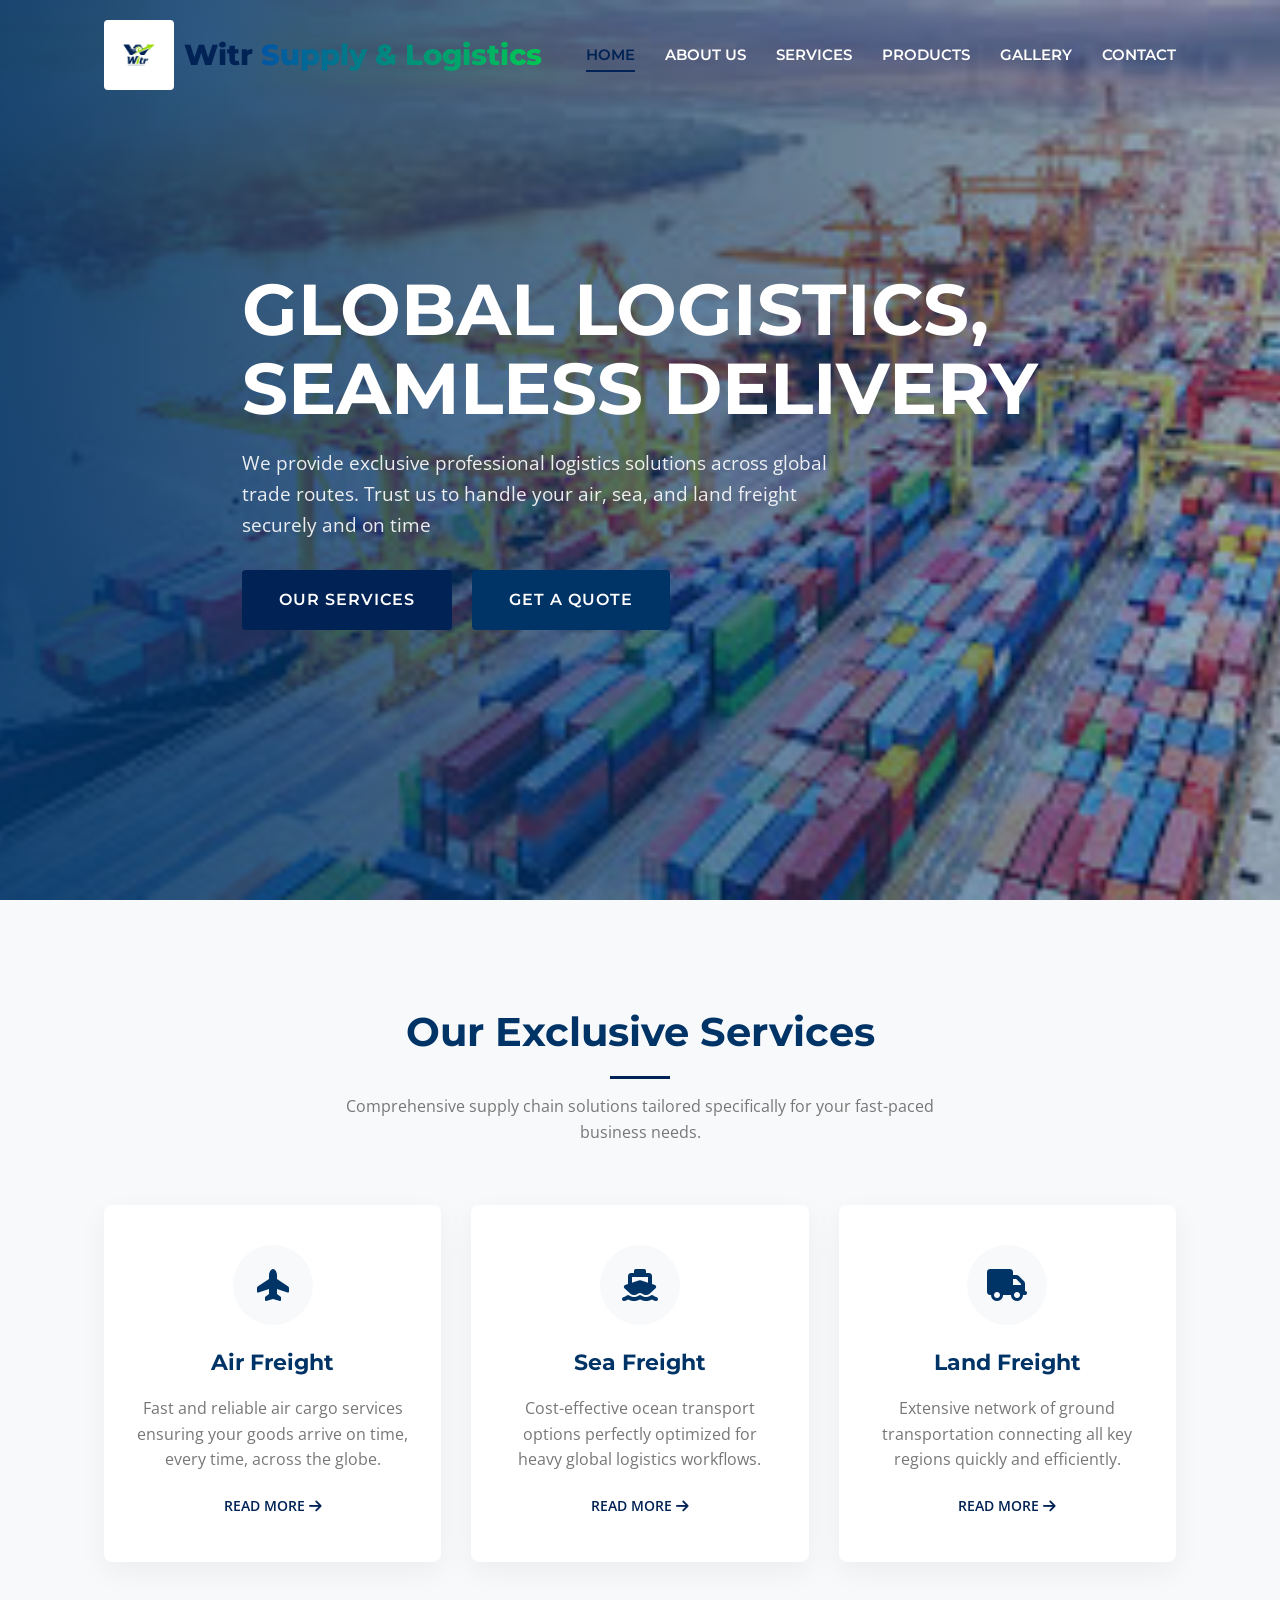
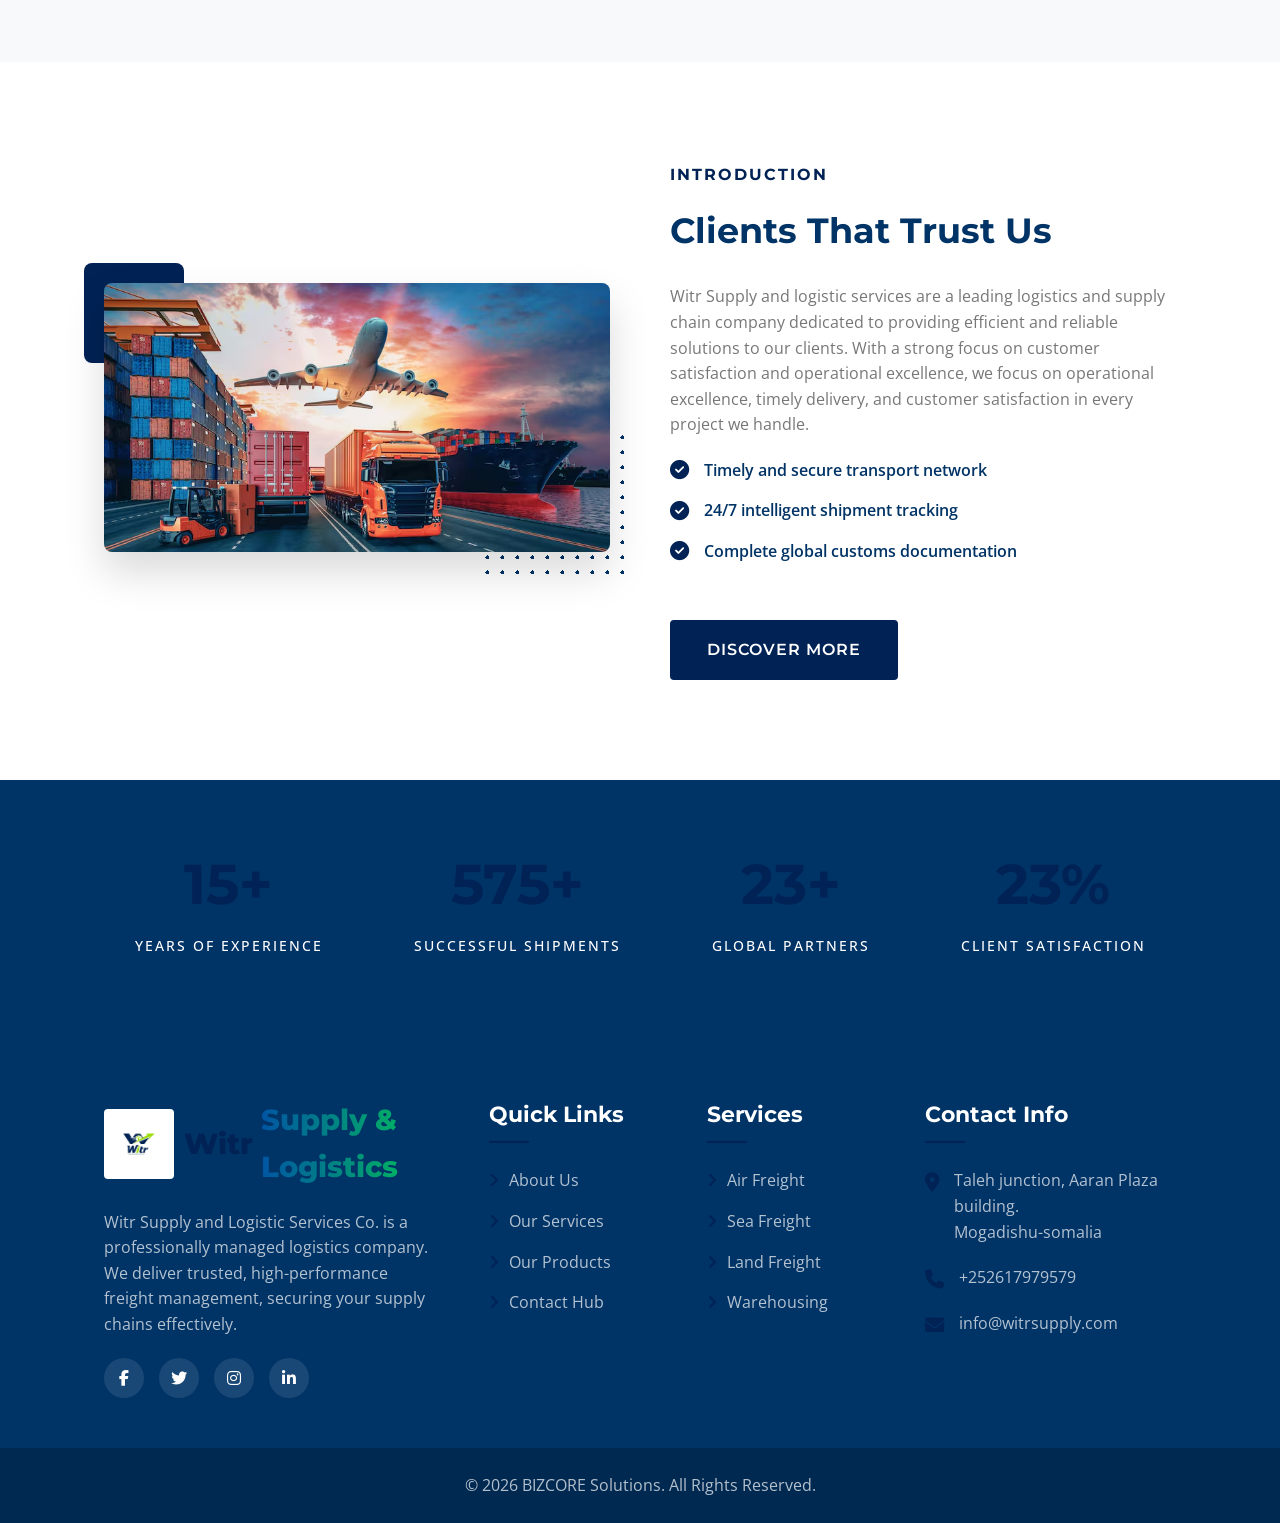
<file: index.html>
<!DOCTYPE html>
<html lang="en">

<head>
    <meta charset="UTF-8">
    <meta name="viewport" content="width=device-width, initial-scale=1.0">
    <title>Witr Supply and Logistic Services Co. | Fast & Reliable Supply Chain</title>
    <link rel="stylesheet" href="css/style.css">
    <link rel="stylesheet" href="https://cdnjs.cloudflare.com/ajax/libs/font-awesome/6.4.0/css/all.min.css">
    <link rel="icon" href="images/LOGO.jpeg" type="image/jpeg">
</head>

<body>

    <!-- Header -->
    <header class="header">
        <div class="container nav-wrapper">
            <a href="index.html" class="logo">
                <img src="images/LOGO.jpeg" alt="Witr Logo" class="brand-logo-icon">
                <span style="font-weight: 800; font-size: 1.8rem; display: flex; align-items: center; gap: 8px;">
                    Witr <span class="text-logo-mixed">Supply & Logistics</span>
                </span>
            </a>

            <nav class="nav-links">
                <a href="index.html" class="active">Home</a>
                <a href="about.html">About Us</a>
                <a href="services.html">Services</a>
                <a href="products.html">Products</a>
                <a href="gallery.html">Gallery</a>
                <a href="contact.html">Contact</a>
            </nav>

            <div class="mobile-menu-btn">
                <i class="fa-solid fa-bars"></i>
            </div>
        </div>
    </header>

    <!-- Hero Section -->
    <section class="hero">
        <div class="hero-slider">
            <div class="hero-slide active" style="background-image: url('images/image-6.jpg');">
            </div>
            <div class="hero-slide" style="background-image: url(images/image-4.jpg);">
            </div>
            <div class="hero-slide" style="background-image: url('images/backgound-image.-3avif.avif');">
            </div>
        </div>

        <div class="container hero-content reveal active">
            <h1>Global Logistics,<br>Seamless Delivery</h1>
            <p>We provide exclusive professional logistics solutions across global trade routes. Trust us to handle your
                air, sea, and land freight securely and on time</p>
            <div class="hero-btns">
                <a href="services.html" class="btn btn-primary">Our Services</a>
                <a href="contact.html" class="btn btn-secondary">Get a Quote</a>
            </div>
        </div>
    </section>

    <!-- Services Preview Section -->
    <section class="section section-bg">
        <div class="container">
            <div class="section-title reveal">
                <h2>Our Exclusive Services</h2>
                <p>Comprehensive supply chain solutions tailored specifically for your fast-paced business needs.</p>
            </div>

            <div class="grid-3">
                <div class="service-card reveal">
                    <div class="service-icon"><i class="fa-solid fa-plane-up"></i></div>
                    <h3>Air Freight</h3>
                    <p>Fast and reliable air cargo services ensuring your goods arrive on time, every time, across the
                        globe.</p>
                    <a href="services.html" class="read-more-link">Read
                        More <i class="fa-solid fa-arrow-right"></i></a>
                </div>

                <div class="service-card reveal delay-100">
                    <div class="service-icon"><i class="fa-solid fa-ship"></i></div>
                    <h3>Sea Freight</h3>
                    <p>Cost-effective ocean transport options perfectly optimized for heavy global logistics workflows.
                    </p>
                    <a href="services.html" class="read-more-link">Read
                        More <i class="fa-solid fa-arrow-right"></i></a>
                </div>

                <div class="service-card reveal delay-200">
                    <div class="service-icon"><i class="fa-solid fa-truck"></i></div>
                    <h3>Land Freight</h3>
                    <p>Extensive network of ground transportation connecting all key regions quickly and efficiently.
                    </p>
                    <a href="services.html" class="read-more-link">Read
                        More <i class="fa-solid fa-arrow-right"></i></a>
                </div>
            </div>
        </div>
    </section>

    <!-- About Preview Section -->
    <section class="section">
        <div class="container about-flex">
            <div class="about-img reveal">
                <img src="images/images-1.avif" alt="Port Import Export">
            </div>

            <div class="about-text reveal delay-200">
                <h4>INTRODUCTION</h4>
                <h2>Clients That Trust Us</h2>
                <p>Witr Supply and logistic services are a leading logistics and
                    supply chain company dedicated to providing efficient and
                    reliable solutions to our clients. With a strong focus on customer
                    satisfaction and operational excellence, we focus on operational
                    excellence, timely delivery, and customer satisfaction in every
                    project we handle.</p>

                <ul class="about-features">
                    <li><i class="fa-solid fa-check-circle"></i> Timely and secure transport network</li>
                    <li><i class="fa-solid fa-check-circle"></i> 24/7 intelligent shipment tracking</li>
                    <li><i class="fa-solid fa-check-circle"></i> Complete global customs documentation</li>
                </ul>

                <br>
                <a href="about.html" class="btn btn-primary">Discover More</a>
            </div>
        </div>
    </section>

    <!-- JS Animated Statistics Section -->
    <section class="section stats-band">
        <div class="container stats-flex">
            <div class="reveal">
                <h2 class="stats-counter"><span class="counter-val" data-target="15">0</span>+</h2>
                <p class="stats-label">Years of
                    Experience</p>
            </div>

            <div class="reveal delay-100">
                <h2 class="stats-counter"><span class="counter-val" data-target="2500">0</span>+</h2>
                <p class="stats-label">
                    Successful Shipments</p>
            </div>

            <div class="reveal delay-200">
                <h2 class="stats-counter"><span class="counter-val" data-target="50">0</span>+</h2>
                <p class="stats-label">Global
                    Partners</p>
            </div>

            <div class="reveal delay-300">
                <h2 class="stats-counter"><span class="counter-val" data-target="100">0</span>%</h2>
                <p class="stats-label">Client
                    Satisfaction</p>
            </div>
        </div>
    </section>

    <!-- Footer -->
    <footer class="footer">
        <div class="container footer-top">
            <div class="footer-col">
                <a href="index.html" class="logo footer-logo">
                    <img src="images/LOGO.jpeg" alt="Witr Logo" class="brand-logo-icon">
                    <span style="font-weight: 800; font-size: 1.8rem; display: flex; align-items: center; gap: 8px;">
                        Witr <span class="text-logo-mixed">Supply & Logistics</span>
                    </span>
                </a>
                <p>Witr Supply and Logistic Services Co. is a professionally managed logistics company. We deliver
                    trusted, high-performance
                    freight management, securing your supply chains effectively.</p>
                <div class="social-links">
                    <a href="#"><i class="fa-brands fa-facebook-f"></i></a>
                    <a href="#"><i class="fa-brands fa-twitter"></i></a>
                    <a href="#"><i class="fa-brands fa-instagram"></i></a>
                    <a href="#"><i class="fa-brands fa-linkedin-in"></i></a>
                </div>
            </div>

            <div class="footer-col">
                <h3>Quick Links</h3>
                <ul class="footer-links">
                    <li><a href="about.html">About Us</a></li>
                    <li><a href="services.html">Our Services</a></li>
                    <li><a href="products.html">Our Products</a></li>
                    <li><a href="contact.html">Contact Hub</a></li>
                </ul>
            </div>

            <div class="footer-col">
                <h3>Services</h3>
                <ul class="footer-links">
                    <li><a href="services.html">Air Freight</a></li>
                    <li><a href="services.html">Sea Freight</a></li>
                    <li><a href="services.html">Land Freight</a></li>
                    <li><a href="services.html">Warehousing</a></li>
                </ul>
            </div>

            <div class="footer-col">
                <h3>Contact Info</h3>
                <ul class="contact-list">
                    <li>
                        <i class="fa-solid fa-location-dot"></i>
                        <span>Taleh junction, Aaran Plaza building.<br>Mogadishu-somalia</span>
                    </li>
                    <li>
                        <i class="fa-solid fa-phone"></i>
                        <span>+252617979579</span>
                    </li>
                    <li>
                        <i class="fa-solid fa-envelope"></i>
                        <span>info@witrsupply.com</span>
                    </li>
                </ul>
            </div>
        </div>
        <div class="footer-bottom">
            <div class="container">
                <p>&copy; 2026 BIZCORE Solutions. All Rights Reserved.</p>
            </div>
        </div>
    </footer>

    <script src="js/script.js"></script>
</body>

</html>
</file>
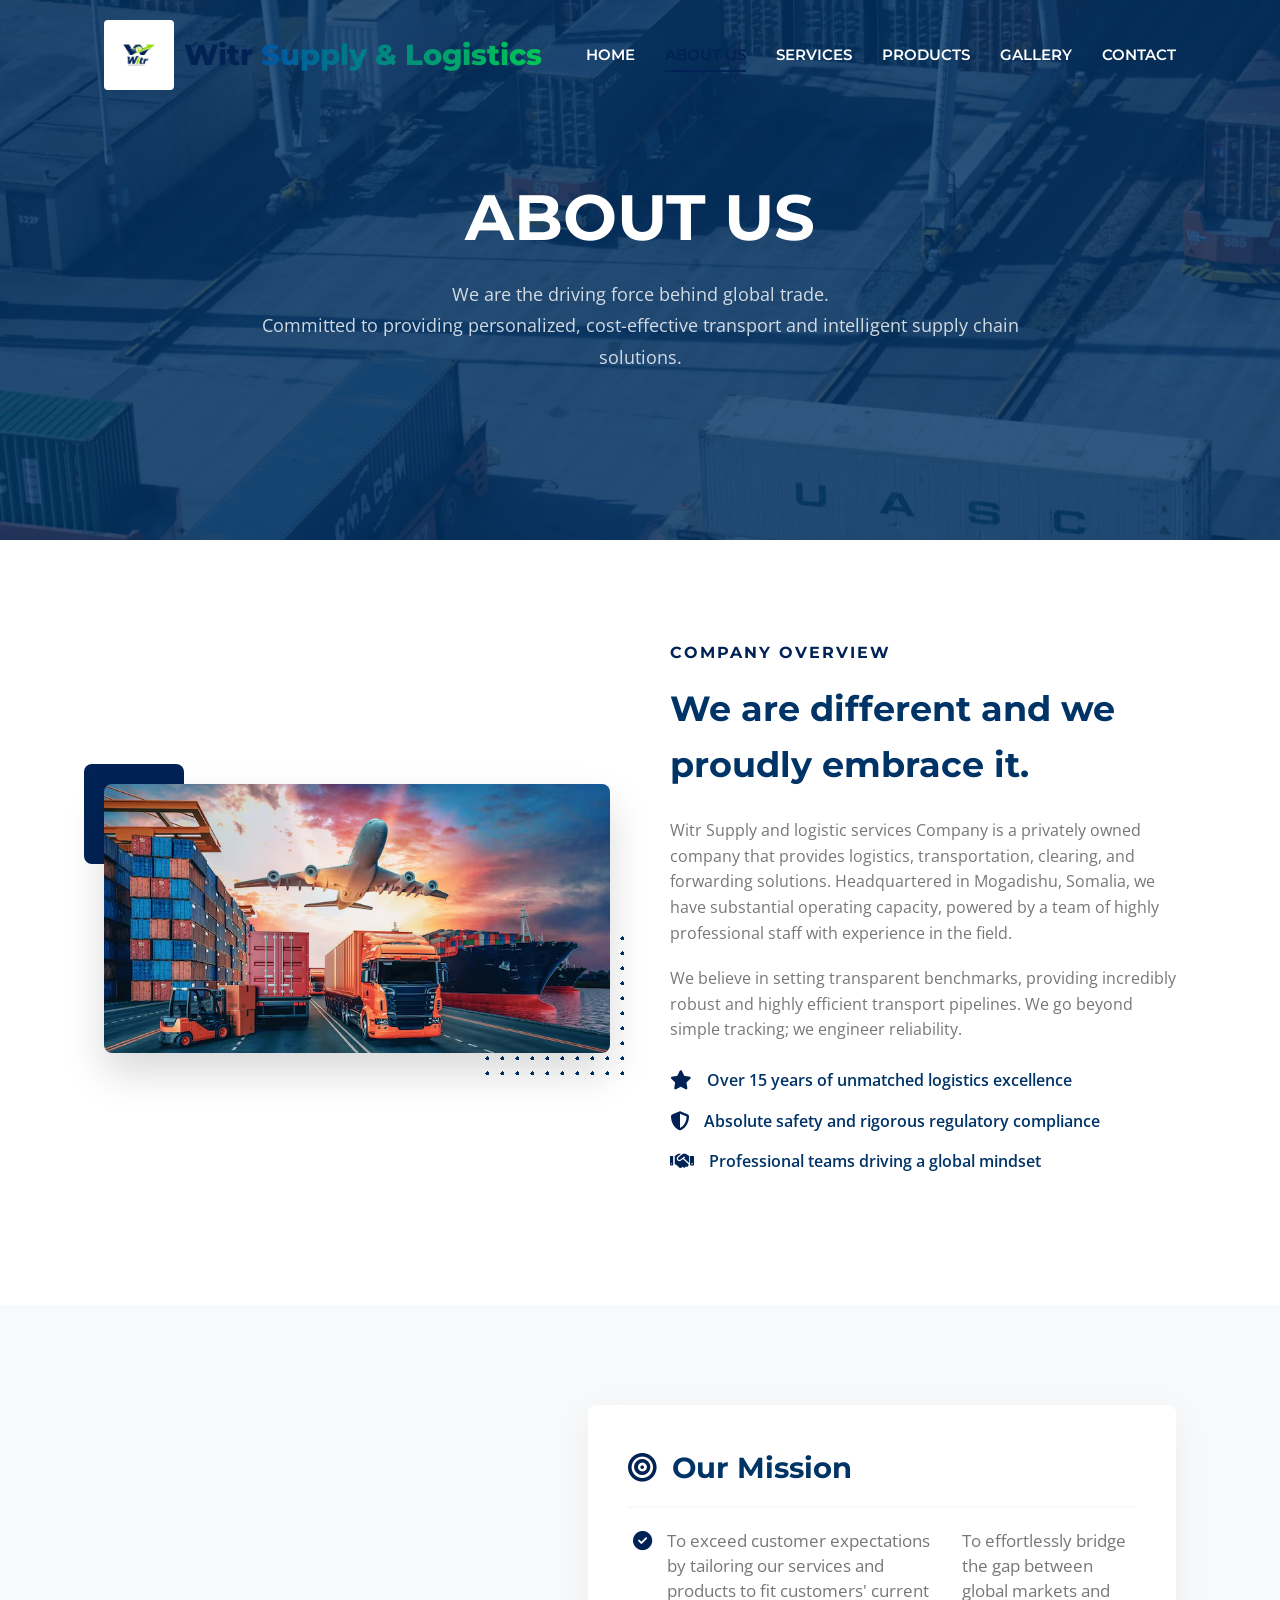
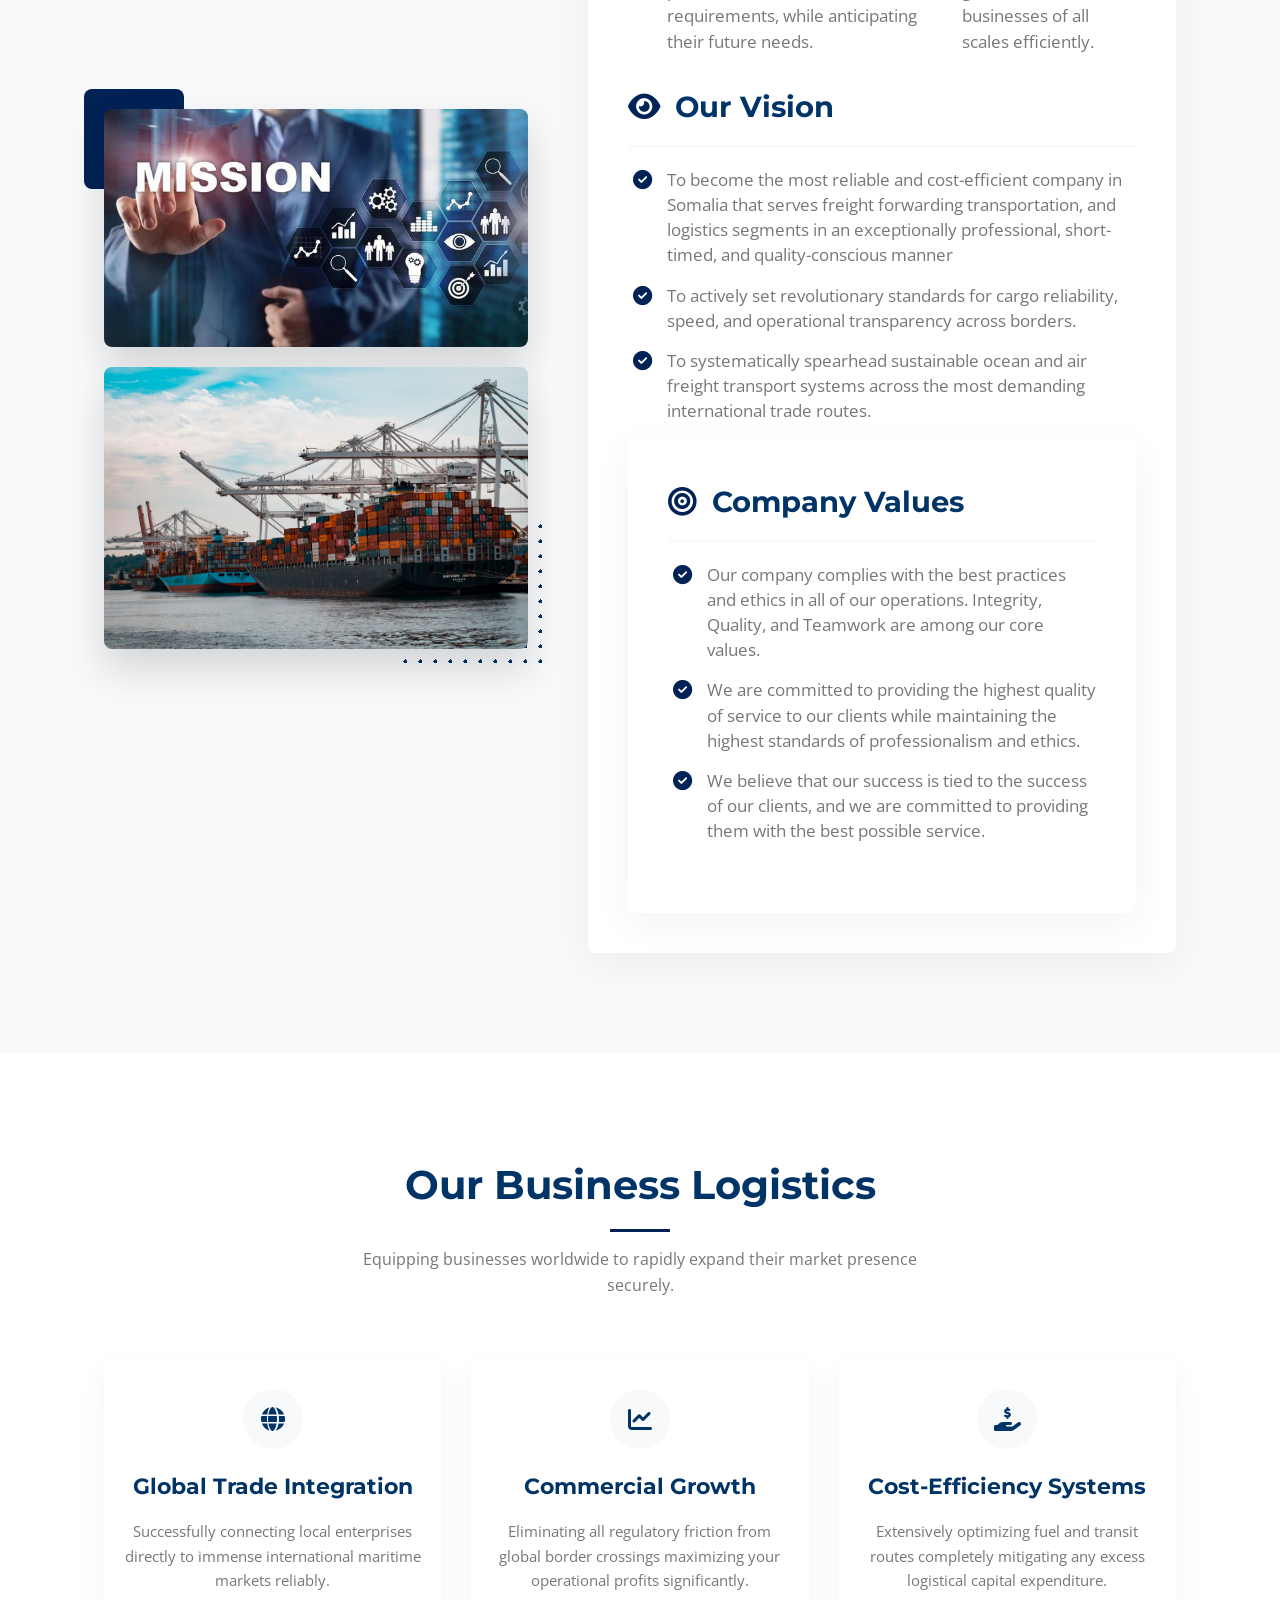
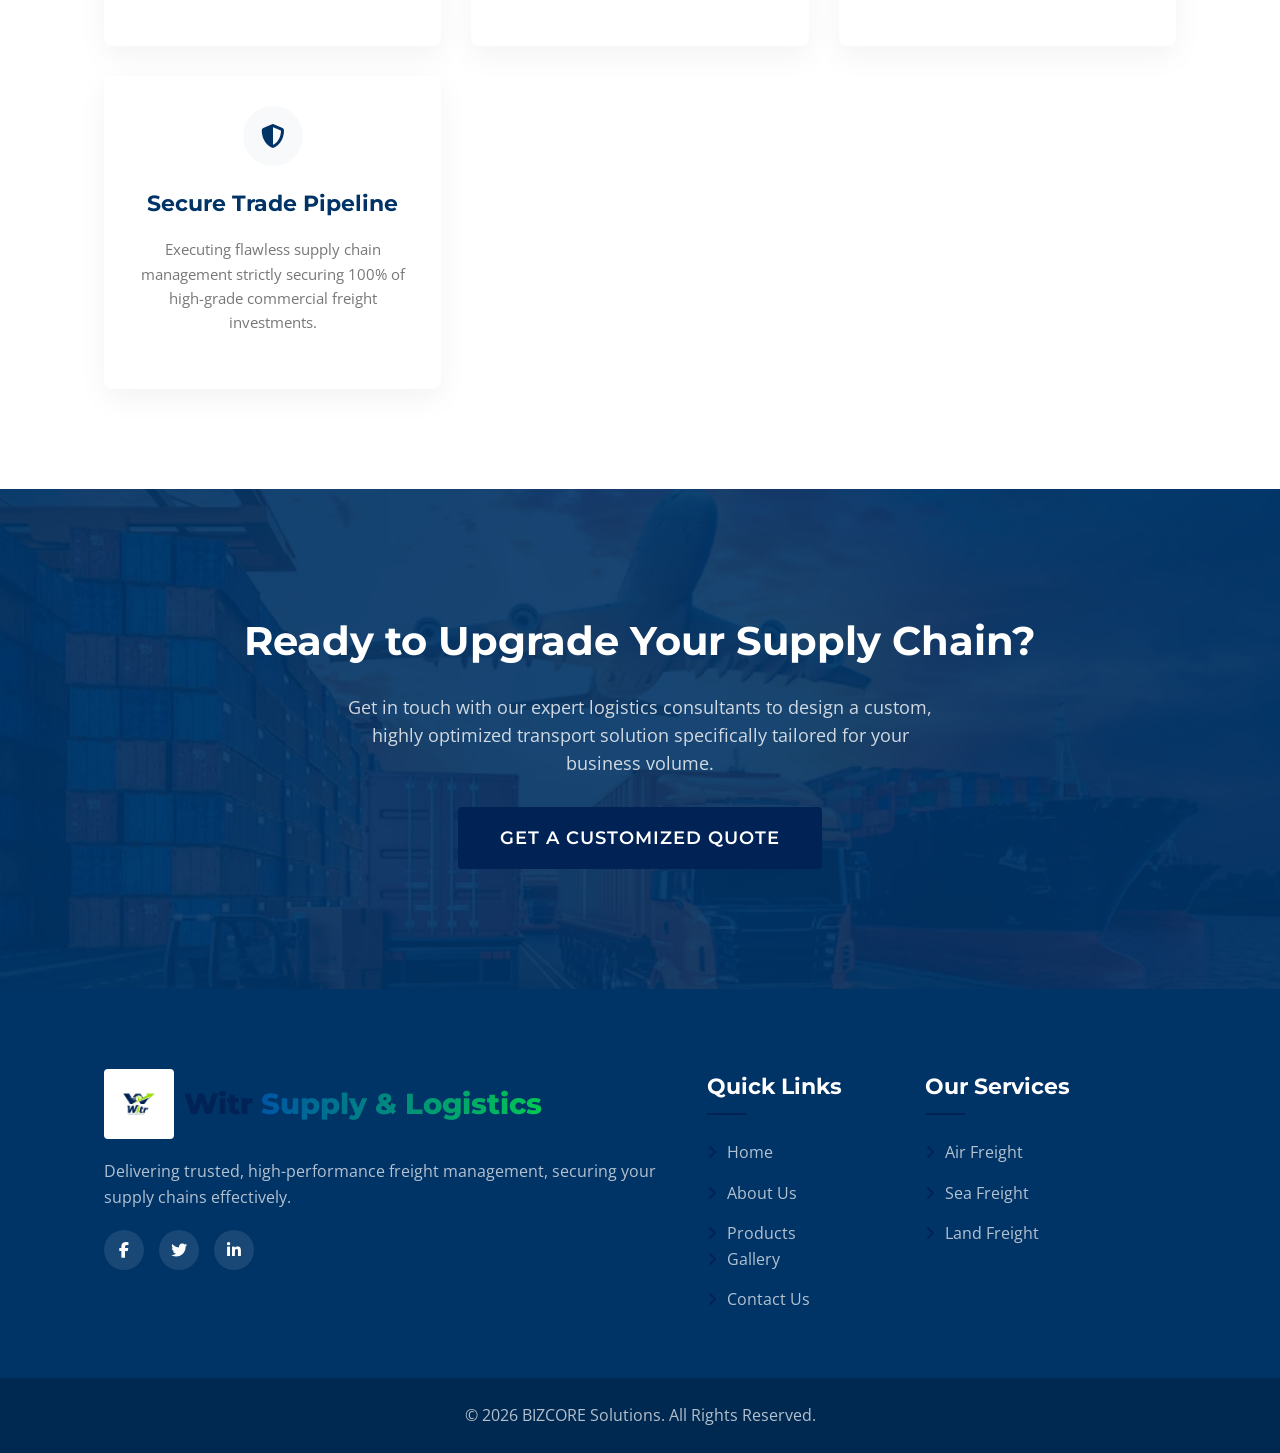
<file: about.html>
<!DOCTYPE html>
<html lang="en">

<head>
    <meta charset="UTF-8">
    <meta name="viewport" content="width=device-width, initial-scale=1.0">
    <title>About Us | Witr Supply and Logistic Services Co.</title>
    <link rel="stylesheet" href="css/style.css">
    <link rel="stylesheet" href="https://cdnjs.cloudflare.com/ajax/libs/font-awesome/6.4.0/css/all.min.css">
    <link rel="icon" href="images/LOGO.jpeg" type="image/jpeg">
</head>

<body>

    <header class="header scrolled">
        <div class="container nav-wrapper">
            <a href="index.html" class="logo">
                <img src="images/LOGO.jpeg" alt="Witr Logo" class="brand-logo-icon">
                <span style="font-weight: 800; font-size: 1.8rem; display: flex; align-items: center; gap: 8px;">
                    Witr <span class="text-logo-mixed">Supply & Logistics</span>
                </span>
            </a>

            <nav class="nav-links">
                <a href="index.html">Home</a>
                <a href="about.html" class="active">About Us</a>
                <a href="services.html">Services</a>
                <a href="products.html">Products</a>
                <a href="gallery.html">Gallery</a>
                <a href="contact.html">Contact</a>
            </nav>

            <div class="mobile-menu-btn">
                <i class="fa-solid fa-bars"></i>
            </div>
        </div>
    </header>

    <section class="page-hero" style="background-image: url('images/backgound-image.avif');">
        <div class="container page-hero-content reveal">
            <h1>About Us</h1>
            <p class="about-hero-text">We are the driving force behind global
                trade.<br>Committed to providing personalized, cost-effective transport and intelligent supply chain
                solutions.</p>
        </div>
    </section>

    <!-- Company Overview -->
    <section class="section">
        <div class="container about-flex">
            <div class="about-img reveal">
                <img src="images/images-1.avif" alt="Cargo Terminal Logistics">
            </div>

            <div class="about-text reveal delay-200">
                <h4>Company Overview</h4>
                <h2>We are different and we proudly embrace it.</h2>
                <p>Witr Supply and logistic services Company is a privately owned
                    company that provides logistics, transportation, clearing, and
                    forwarding solutions. Headquartered in Mogadishu, Somalia,
                    we have substantial operating capacity, powered by a team
                    of highly professional staff with experience in the field.</p>
                <p>We believe in setting transparent benchmarks, providing incredibly robust and highly efficient
                    transport pipelines. We go beyond simple tracking; we engineer reliability.</p>

                <ul class="about-features about-features-list">
                    <li><i class="fa-solid fa-star"></i> Over 15 years of unmatched logistics excellence</li>
                    <li><i class="fa-solid fa-shield-halved"></i> Absolute safety and rigorous regulatory compliance
                    </li>
                    <li><i class="fa-solid fa-handshake"></i> Professional teams driving a global mindset</li>
                </ul>
            </div>
        </div>
    </section>

    <!-- Mission & Vision -->
    <section class="section section-bg">
        <div class="container about-flex">
            <!-- Strategic Images -->
            <div class="about-img reveal about-img-group">
                <img src="images/Mission-image.jpg" class="about-strategic-img" alt="Strategic Planning">
                <img src="images/imag-7.avif" class="about-strategic-img" alt="Port Operations">
            </div>

            <!-- Bullet Points -->
            <div class="mission-vision-box">
                <!-- Our Mission -->
                <div class="reveal mb-3">
                    <h3 class="mission-vision-title">
                        <i class="fa-solid fa-bullseye mission-vision-icon"></i> Our
                        Mission
                    </h3>
                    <ul class="checklist">
                        <li class="checklist-item">
                            <i class="fa-solid fa-circle-check checklist-icon"></i>
                            <span class="checklist-text">To exceed customer expectations
                                by tailoring our services and
                                products to fit customers' current
                                requirements, while anticipating
                                their future needs.</span>
                            <span class="checklist-text">To
                                effortlessly bridge the gap between global markets and businesses of all scales
                                efficiently.</span>
                        </li>

                    </ul>
                </div>




                <!-- Our Vision -->
                <div class="reveal delay-200">
                    <h3 class="mission-vision-title">
                        <i class="fa-solid fa-eye mission-vision-icon"></i> Our Vision
                    </h3>
                    <ul class="checklist">
                        <li class="checklist-item">
                            <i class="fa-solid fa-circle-check checklist-icon"></i>
                            <span class="checklist-text">To become the most reliable and
                                cost-efficient company in Somalia
                                that serves freight forwarding
                                transportation, and logistics
                                segments in an exceptionally
                                professional, short-timed, and
                                quality-conscious manner</span>

                        </li>
                        <li class="checklist-item">
                            <i class="fa-solid fa-circle-check checklist-icon"></i>
                            <span class="checklist-text">To actively
                                set revolutionary standards for cargo reliability, speed, and operational
                                transparency
                                across borders.</span>
                        </li>
                        <li class="checklist-item">
                            <i class="fa-solid fa-circle-check checklist-icon"></i>
                            <span class="checklist-text">To
                                systematically spearhead sustainable ocean and air freight transport systems across
                                the
                                most demanding international trade routes.</span>
                        </li>
                    </ul>
                </div>

                <div class="mission-vision-box">
                    <!-- Company values -->
                    <div class="reveal mb-3">
                        <h3 class="mission-vision-title">
                            <i class="fa-solid fa-bullseye mission-vision-icon"></i> Company
                            Values
                        </h3>
                        <ul class="checklist">
                            <li class="checklist-item">
                                <i class="fa-solid fa-circle-check checklist-icon"></i>
                                <span class="checklist-text">Our company complies with the best practices and ethics in
                                    all of our
                                    operations. Integrity, Quality, and Teamwork are among our core values.</span>
                            </li>
                            <li class="checklist-item">
                                <i class="fa-solid fa-circle-check checklist-icon"></i>
                                <span class="checklist-text">We are committed to providing the highest quality of
                                    service
                                    to our clients while maintaining the highest standards of professionalism and
                                    ethics.</span>
                            </li>
                            <li class="checklist-item">
                                <i class="fa-solid fa-circle-check checklist-icon"></i>
                                <span class="checklist-text">We believe that our success is tied to the success of our
                                    clients, and we are committed to providing them with the best possible
                                    service.</span>
                            </li>
                        </ul>
                    </div>
                </div>
            </div>
    </section>

    <!-- Business Trade Core Values (4 Cards) -->
    <section class="section">
        <div class="container">
            <div class="section-title reveal">
                <h2>Our Business Logistics</h2>
                <p>Equipping businesses worldwide to rapidly expand their market presence securely.</p>
            </div>

            <div class="grid-4">
                <div class="service-card reveal business-service-card">
                    <div class="service-icon business-service-icon"><i class="fa-solid fa-globe"></i></div>
                    <h3 class="business-service-title">Global Trade Integration</h3>
                    <p class="business-service-desc">Successfully connecting local enterprises directly to immense
                        international maritime markets reliably.</p>
                </div>

                <div class="service-card reveal business-service-card delay-100">
                    <div class="service-icon business-service-icon"><i class="fa-solid fa-chart-line"></i></div>
                    <h3 class="business-service-title">Commercial Growth</h3>
                    <p class="business-service-desc">Eliminating all regulatory friction from global border crossings
                        maximizing your operational profits significantly.</p>
                </div>

                <div class="service-card reveal business-service-card delay-200">
                    <div class="service-icon business-service-icon"><i class="fa-solid fa-hand-holding-dollar"></i>
                    </div>
                    <h3 class="business-service-title">Cost-Efficiency Systems</h3>
                    <p class="business-service-desc">Extensively optimizing fuel and transit routes completely
                        mitigating
                        any excess logistical capital expenditure.</p>
                </div>

                <div class="service-card reveal business-service-card delay-300">
                    <div class="service-icon business-service-icon"><i class="fa-solid fa-shield-halved"></i></div>
                    <h3 class="business-service-title">Secure Trade Pipeline</h3>
                    <p class="business-service-desc">Executing flawless supply chain management strictly securing 100%
                        of
                        high-grade commercial freight investments.</p>
                </div>
            </div>
        </div>
    </section>

    <!-- Call to Action -->
    <section class="section about-cta-section"
        style="background-image: linear-gradient(rgba(0,51,102,0.9), rgba(0,51,102,0.9)), url('images/images-1.avif');">
        <div class="container reveal">
            <h2 class="about-cta-title">Ready to Upgrade Your Supply Chain?</h2>
            <p class="about-cta-text">Get in
                touch with our expert logistics consultants to design a custom, highly optimized transport solution
                specifically tailored for your business volume.</p>
            <a href="contact.html" class="btn btn-primary btn-large">Get a
                Customized Quote</a>
        </div>
    </section>

    <!-- Footer -->
    <footer class="footer">
        <div class="container footer-top">
            <div class="footer-col col-span-2">
                <a href="index.html" class="logo footer-logo">
                    <img src="images/LOGO.jpeg" alt="Witr Logo" class="brand-logo-icon">
                    <span style="font-weight: 800; font-size: 1.8rem; display: flex; align-items: center; gap: 8px;">
                        Witr <span class="text-logo-mixed">Supply & Logistics</span>
                    </span>
                </a>
                <p>Delivering trusted, high-performance freight management, securing your supply chains effectively.</p>
                <div class="social-links footer-social-box">
                    <a href="#"><i class="fa-brands fa-facebook-f"></i></a>
                    <a href="#"><i class="fa-brands fa-twitter"></i></a>
                    <a href="#"><i class="fa-brands fa-linkedin-in"></i></a>
                </div>
            </div>

            <div class="footer-col col-span-1">
                <h3>Quick Links</h3>
                <ul class="footer-links">
                    <li><a href="index.html">Home</a></li>
                    <li><a href="about.html">About Us</a></li>
                    <li><a href="products.html">Products</a> <a href="gallery.html">Gallery</a></li>
                    <li><a href="contact.html">Contact Us</a></li>
                </ul>
            </div>

            <div class="footer-col col-span-1">
                <h3>Our Services</h3>
                <ul class="footer-links">
                    <li><a href="services.html">Air Freight</a></li>
                    <li><a href="services.html">Sea Freight</a></li>
                    <li><a href="services.html">Land Freight</a></li>
                </ul>
            </div>
        </div>
        <div class="footer-bottom">
            <div class="container footer-copy-box">
                <p>&copy; 2026 BIZCORE Solutions. All Rights Reserved.</p>
            </div>
        </div>
    </footer>

    <script src="js/script.js"></script>
</body>

</html>
</file>
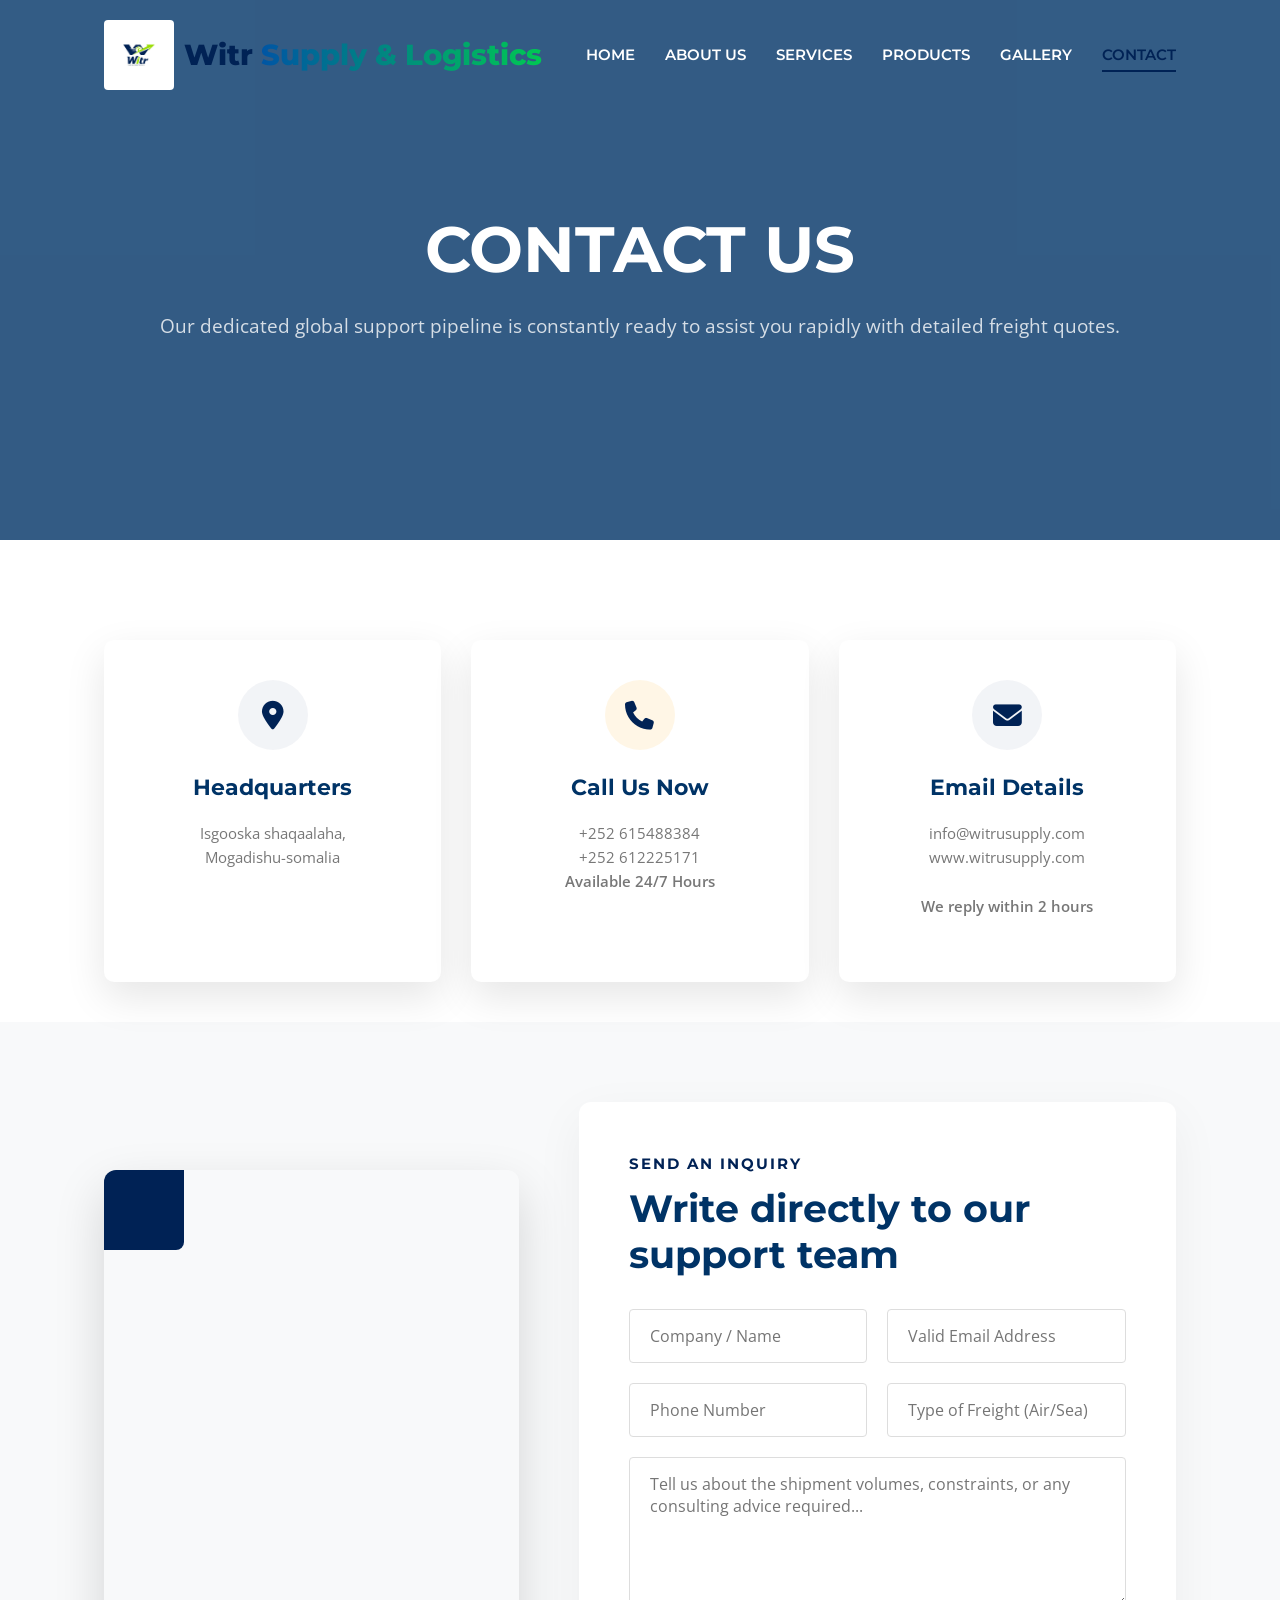
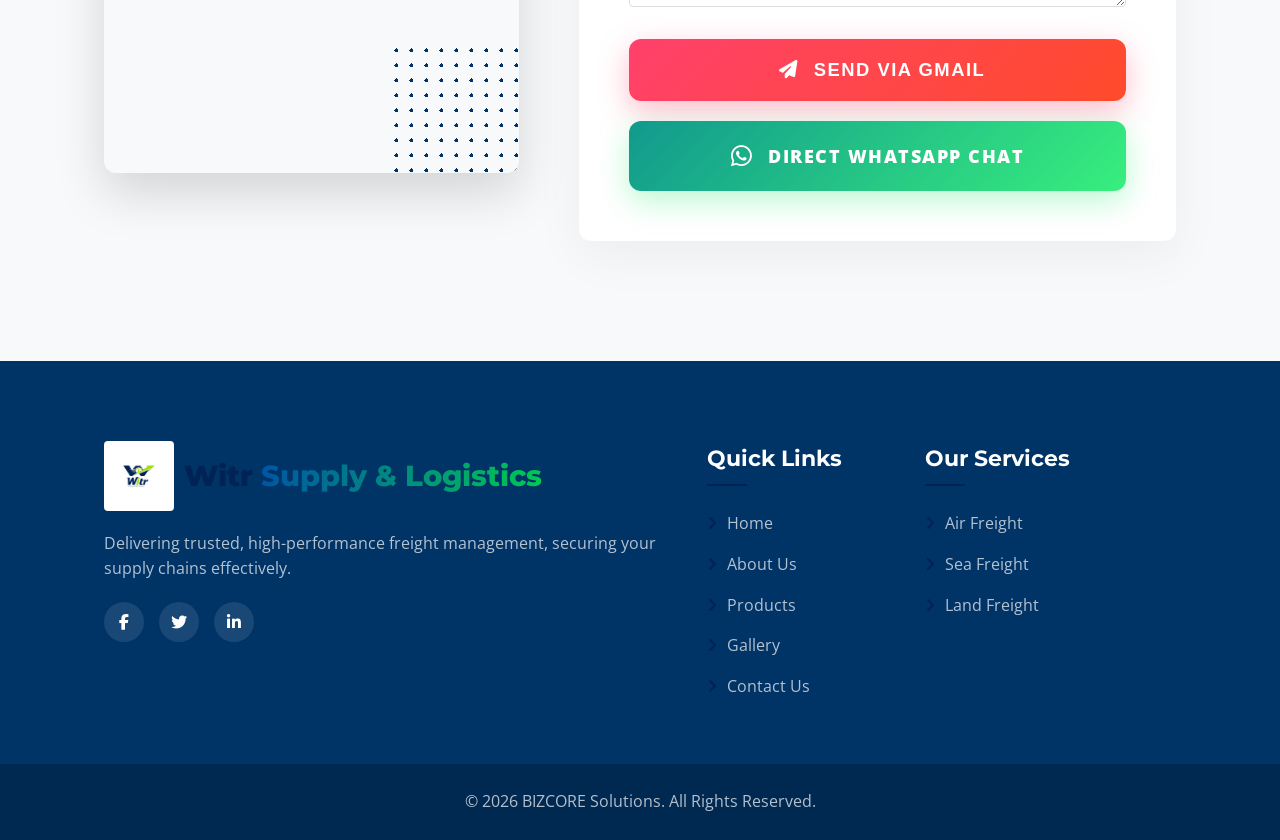
<file: contact.html>
<!DOCTYPE html>
<html lang="en">

<head>
    <meta charset="UTF-8">
    <meta name="viewport" content="width=device-width, initial-scale=1.0">
    <title>Contact Us | Witr Supply and Logistic Services Co.</title>
    <link rel="stylesheet" href="css/style.css">
    <link rel="stylesheet" href="https://cdnjs.cloudflare.com/ajax/libs/font-awesome/6.4.0/css/all.min.css">
    <link rel="icon" href="images/LOGO.jpeg" type="image/jpeg">
</head>

<body>

    <header class="header scrolled">
        <div class="container nav-wrapper">
            <a href="index.html" class="logo">
                <img src="images/LOGO.jpeg" alt="Witr Logo" class="brand-logo-icon">
                <span style="font-weight: 800; font-size: 1.8rem; display: flex; align-items: center; gap: 8px;">
                    Witr <span class="text-logo-mixed">Supply & Logistics</span>
                </span>
            </a>

            <nav class="nav-links">
                <a href="index.html">Home</a>
                <a href="about.html">About Us</a>
                <a href="services.html">Services</a>
                <a href="products.html">Products</a>
                <a href="gallery.html">Gallery</a>
                <a href="contact.html" class="active">Contact</a>
            </nav>

            <div class="mobile-menu-btn">
                <i class="fa-solid fa-bars"></i>
            </div>
        </div>
    </header>

    <section class="page-hero" class="contact-hero-bg">
        <div class="container page-hero-content reveal">
            <h1 class="hero-title-lg">Contact Us</h1>
            <p class="font-lg">Our dedicated global support pipeline is constantly ready to assist you
                rapidly with detailed freight quotes.</p>
        </div>




    </section>

    <!-- Contact Cards -->
    <section class="section pb-2">
        <div class="container">
            <div class="grid-3">
                <div class="service-card reveal contact-info-card">
                    <div class="service-icon contact-icon-box">
                        <i class="fa-solid fa-location-dot"></i>
                    </div>
                    <h3 class="contact-card-title">Headquarters</h3>
                    <p class="contact-card-text">Isgooska shaqaalaha,<br>Mogadishu-somalia

                </div>

                <div class="service-card reveal contact-info-card delay-100">
                    <div class="service-icon contact-icon-box-alt">
                        <i class="fa-solid fa-phone"></i>
                    </div>
                    <h3 class="contact-card-title">Call Us Now</h3>
                    <p class="contact-card-text">+252 615488384<br>+252 612225171<br><span
                            class="fw-600-light">Available 24/7 Hours</span></p>
                </div>

                <div class="service-card reveal contact-info-card delay-200">
                    <div class="service-icon contact-icon-box">
                        <i class="fa-solid fa-envelope"></i>
                    </div>
                    <h3 class="contact-card-title">Email Details</h3>
                    <p class="contact-card-text">
                        info@witrusupply.com<br>www.witrusupply.com<br><span class="fw-600-light"><br>We reply
                            within 2 hours</span></p>
                </div>
            </div>
        </div>
    </section>

    <!-- Contact Form & Map -->
    <section class="section section-bg contact-form-section">
        <div class="container about-flex">
            <!-- Map Side -->
            <div class="reveal about-img contact-map-wrapper">
                <iframe
                    src="https://www.google.com/maps/embed?pb=!1m18!1m12!1m3!1d3989.3496924827055!2d45.3197609!3d2.0435868!2m3!1f0!2f0!3f0!3m2!1i1024!2i768!4f13.1!3m3!1m2!1s0x3d5843a055555555%3A0xb333b2ec627b0b6e!2sHodon%2C%20Mogadishu%2C%20Somalia!5e0!3m2!1sen!2s!4v1700000000000!5m2!1sen!2s"
                    width="100%" height="600" class="contact-map-iframe" allowfullscreen="" loading="lazy"
                    referrerpolicy="no-referrer-when-downgrade"></iframe>
            </div>

            <!-- Form Side -->
            <div class="reveal contact-form-container-alt">
                <h4 class="contact-subtitle">
                    Send An Inquiry</h4>
                <h2 class="contact-title">Write directly
                    to our support team</h2>
                <form action="https://formsubmit.co/yazzidyazzir@gmail.com" method="POST" class="contact-form">
                    <input type="hidden" name="_subject" value="New Logistics Inquiry from Witr">
                    <input type="hidden" name="_captcha" value="false">
                    <div class="grid-2-form">
                        <div class="form-group"><input type="text" name="Name" class="form-control"
                                placeholder="Company / Name" required></div>
                        <div class="form-group"><input type="email" name="Email" class="form-control"
                                placeholder="Valid Email Address" required></div>
                    </div>
                    <div class="grid-2-form">
                        <div class="form-group"><input type="text" name="Phone" class="form-control"
                                placeholder="Phone Number" required></div>
                        <div class="form-group"><input type="text" name="Freight_Type" class="form-control"
                                placeholder="Type of Freight (Air/Sea)"></div>
                    </div>
                    <div class="form-group">
                        <textarea name="Message" class="form-control"
                            placeholder="Tell us about the shipment volumes, constraints, or any consulting advice required..."
                            class="form-textarea-lg" required></textarea>
                    </div>

                    <div class="attractive-buttons-wrapper">
                        <button type="submit" class="super-btn super-btn-gmail">
                            <i class="fa-solid fa-paper-plane ml-1"></i> Send via Gmail
                        </button>
                        <a href="https://wa.me/252634840722" target="_blank" class="super-btn super-btn-whatsapp">
                            <i class="fa-brands fa-whatsapp whatsapp-icon-lg"></i> Direct WhatsApp Chat
                        </a>
                    </div>
                </form>
            </div>
        </div>
    </section>

    <!-- Footer -->
    <footer class="footer">
        <div class="container footer-top">
            <div class="footer-col col-span-2">
                <a href="index.html" class="logo footer-logo">
                    <img src="images/LOGO.jpeg" alt="Witr Logo" class="brand-logo-icon">
                    <span style="font-weight: 800; font-size: 1.8rem; display: flex; align-items: center; gap: 8px;">
                        Witr <span class="text-logo-mixed">Supply & Logistics</span>
                    </span>
                </a>
                <p>Delivering trusted, high-performance freight management, securing your supply chains effectively.</p>
                <div class="social-links footer-social-box">
                    <a href="#"><i class="fa-brands fa-facebook-f"></i></a>
                    <a href="#"><i class="fa-brands fa-twitter"></i></a>
                    <a href="#"><i class="fa-brands fa-linkedin-in"></i></a>
                </div>
            </div>

            <div class="footer-col col-span-1">
                <h3>Quick Links</h3>
                <ul class="footer-links">
                    <li><a href="index.html">Home</a></li>
                    <li><a href="about.html">About Us</a></li>
                    <li><a href="products.html">Products</a></li>
                    <li><a href="gallery.html">Gallery</a></li>
                    <li><a href="contact.html">Contact Us</a></li>
                </ul>
            </div>

            <div class="footer-col col-span-1">
                <h3>Our Services</h3>
                <ul class="footer-links">
                    <li><a href="services.html">Air Freight</a></li>
                    <li><a href="services.html">Sea Freight</a></li>
                    <li><a href="services.html">Land Freight</a></li>
                </ul>
            </div>
        </div>
        <div class="footer-bottom">
            <div class="container footer-copy-box">
                <p>&copy; 2026 BIZCORE Solutions. All Rights Reserved.</p>
            </div>
        </div>
    </footer>

    <script src="js/script.js"></script>
</body>

</html>
</file>
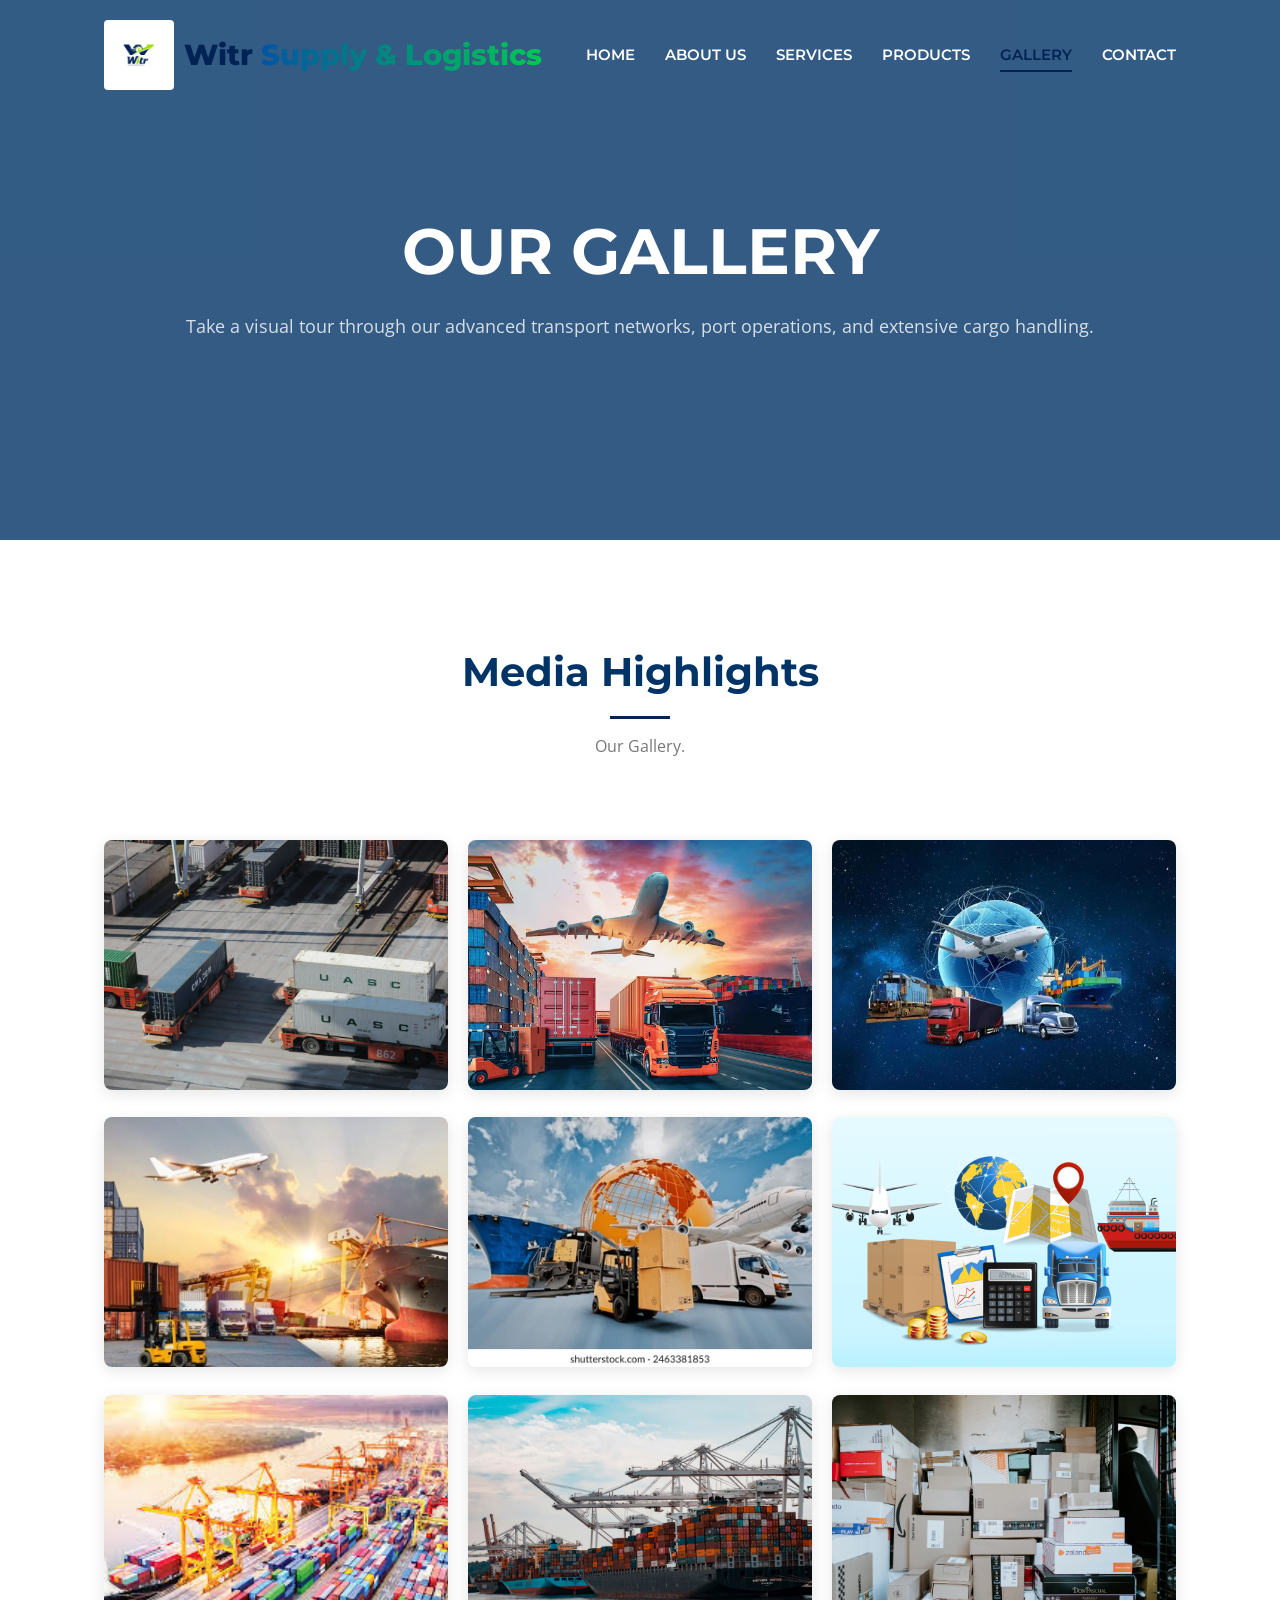
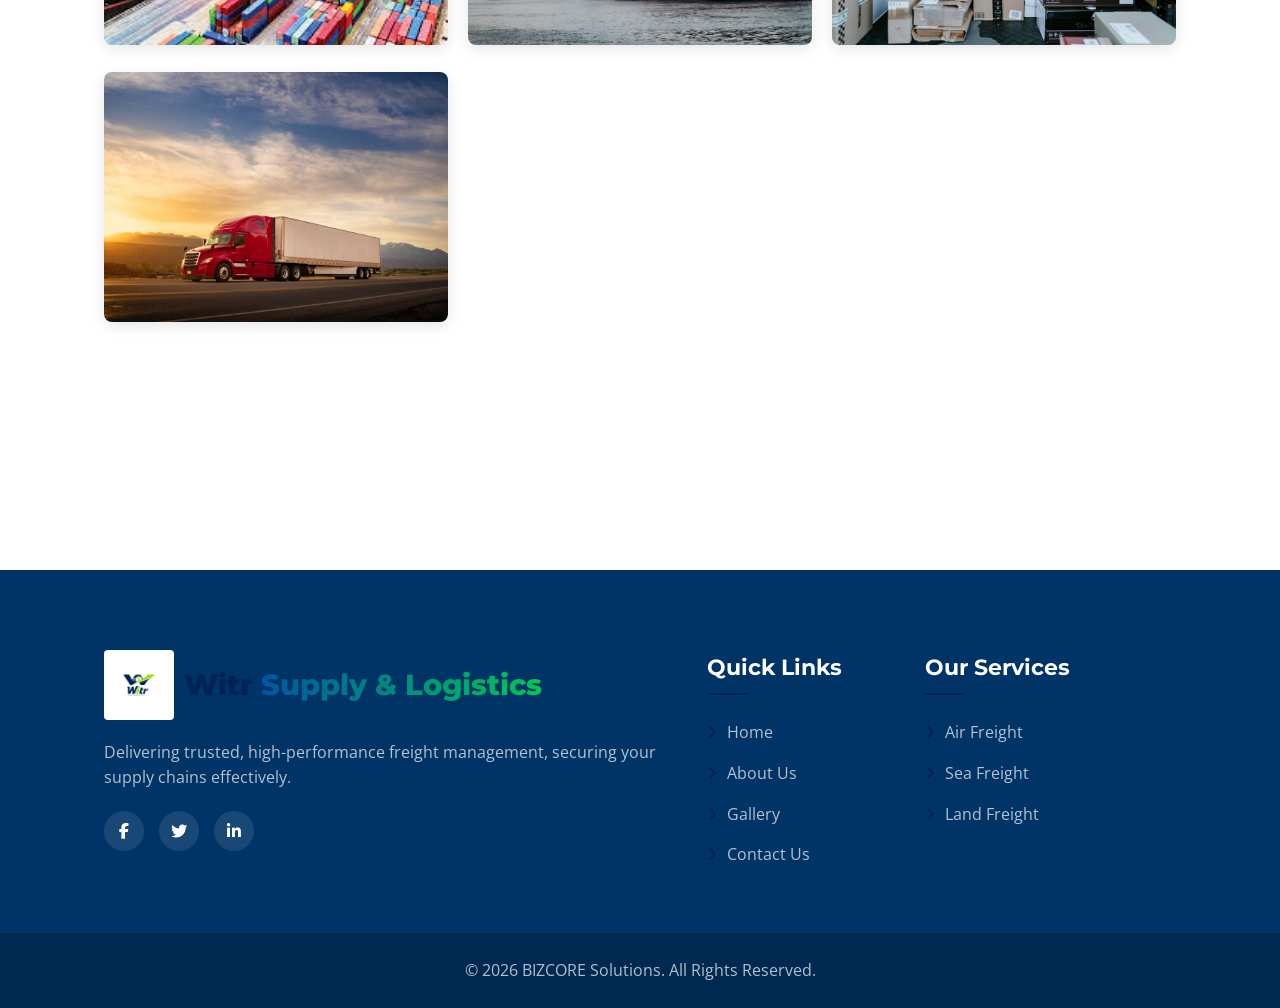
<file: gallery.html>
<!DOCTYPE html>
<html lang="en">

<head>
    <meta charset="UTF-8">
    <meta name="viewport" content="width=device-width, initial-scale=1.0">
    <title>Photo Gallery | Witr Supply and Logistic Services Co.</title>
    <link rel="stylesheet" href="css/style.css">
    <link rel="stylesheet" href="https://cdnjs.cloudflare.com/ajax/libs/font-awesome/6.4.0/css/all.min.css">
    <link rel="icon" href="images/LOGO.jpeg" type="image/jpeg">
</head>

<body>

    <!-- Header -->
    <header class="header scrolled">
        <div class="container nav-wrapper">
            <a href="index.html" class="logo">
                <img src="images/LOGO.jpeg" alt="Witr Logo" class="brand-logo-icon">
                <span style="font-weight: 800; font-size: 1.8rem; display: flex; align-items: center; gap: 8px;">
                    Witr <span class="text-logo-mixed">Supply & Logistics</span>
                </span>
            </a>

            <nav class="nav-links">
                <a href="index.html">Home</a>
                <a href="about.html">About Us</a>
                <a href="services.html">Services</a>
                <a href="products.html">Products</a>
                <a href="gallery.html" class="active">Gallery</a>
                <a href="contact.html">Contact</a>
            </nav>

            <div class="mobile-menu-btn">
                <i class="fa-solid fa-bars"></i>
            </div>
        </div>
    </header>

    <!-- Page Hero -->
    <section class="page-hero" class="gallery-hero-bg">
        <div class="container page-hero-content reveal">
            <h1>Our Gallery</h1>
            <p>Take a visual tour through our advanced transport networks, port operations, and extensive cargo
                handling.</p>
        </div>
    </section>

    <!-- Gallery Section -->
    <section class="section">
        <div class="container">
            <div class="section-title reveal">
                <h2>Media Highlights</h2>
                <p>Our Gallery.</p>
            </div>

            <!-- 10 Images Grid -->
            <div class="gallery-grid">
                <div class="reveal"><img src="./images/backgound-image.avif" class="gallery-item"
                        alt="Containerized Cargo Ship"></div>
                <div class="reveal delay-50"><img src="images/images-1.avif" class="gallery-item"
                        alt="Cargo Handling Cranes"></div>
                <div class="reveal delay-100"><img src="images/image-2.jpg" class="gallery-item"
                        alt="Port Import Logistics"></div>
                <div class="reveal delay-150"><img src="images/image-4.jpg" class="gallery-item"
                        alt="Sea Freight Containers at Port"></div>
                <div class="reveal delay-200"><img src="images/image-3.webp" class="gallery-item"
                        alt="Business Consultation"></div>
                <div class="reveal"><img src="images/image-5.png" class="gallery-item" alt="Logistics Track Pad"></div>
                <div class="reveal delay-50"><img src="images/image-6.jpg" class="gallery-item"
                        alt="Heavy Cargo Handling"></div>
                <div class="reveal delay-100"><img src="images/imag-7.avif" class="gallery-item"
                        alt="Agricultural Exports"></div>
                <div class="reveal delay-150"><img src="images/image-9.avif" class="gallery-item"
                        alt="Chemical Goods Carrier"></div>
                <div class="reveal delay-200"><img src="images/images-10.jpg" class="gallery-item"
                        alt="Cold Chain Trucking"></div>

            </div>

            <div class="text-center mt-6 reveal">
                <a href="contact.html" class="btn btn-primary" class="btn-large">Require
                    Our Services?</a>
            </div>
        </div>
    </section>

    <!-- Footer -->
    <footer class="footer">
        <div class="container footer-top">
            <div class="footer-col col-span-2">
                <a href="index.html" class="logo footer-logo">
                    <img src="images/LOGO.jpeg" alt="Witr Logo" class="brand-logo-icon">
                    <span style="font-weight: 800; font-size: 1.8rem; display: flex; align-items: center; gap: 8px;">
                        Witr <span class="text-logo-mixed">Supply & Logistics</span>
                    </span>
                </a>
                <p>Delivering trusted, high-performance freight management, securing your supply chains effectively.</p>
                <div class="social-links footer-social-box">
                    <a href="#"><i class="fa-brands fa-facebook-f"></i></a>
                    <a href="#"><i class="fa-brands fa-twitter"></i></a>
                    <a href="#"><i class="fa-brands fa-linkedin-in"></i></a>
                </div>
            </div>

            <div class="footer-col col-span-1">
                <h3>Quick Links</h3>
                <ul class="footer-links">
                    <li><a href="index.html">Home</a></li>
                    <li><a href="about.html">About Us</a></li>
                    <li><a href="gallery.html">Gallery</a></li>
                    <li><a href="contact.html">Contact Us</a></li>
                </ul>
            </div>

            <div class="footer-col col-span-1">
                <h3>Our Services</h3>
                <ul class="footer-links">
                    <li><a href="services.html">Air Freight</a></li>
                    <li><a href="services.html">Sea Freight</a></li>
                    <li><a href="services.html">Land Freight</a></li>
                </ul>
            </div>
        </div>
        <div class="footer-bottom">
            <div class="container footer-copy-box">
                <p>&copy; 2026 BIZCORE Solutions. All Rights Reserved.</p>
            </div>
        </div>
    </footer>

    <script src="js/script.js"></script>
</body>

</html>
</file>
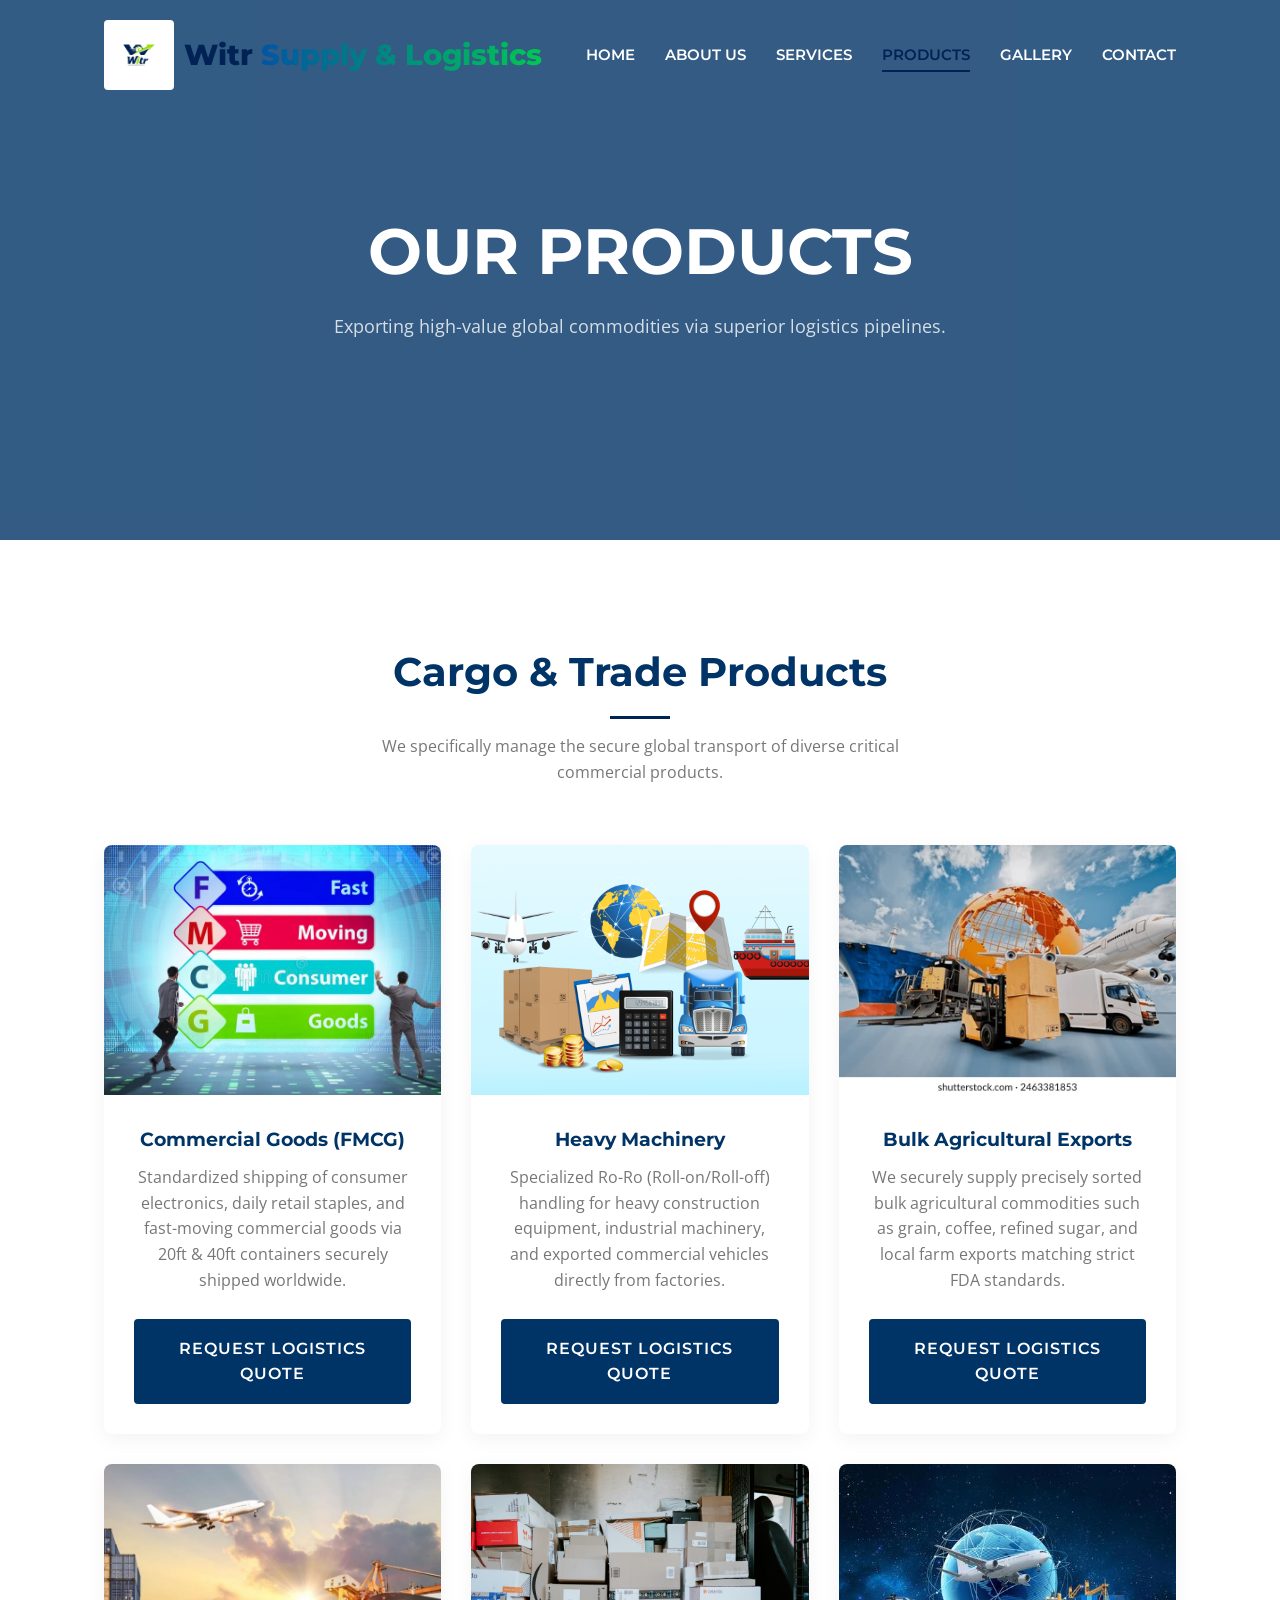
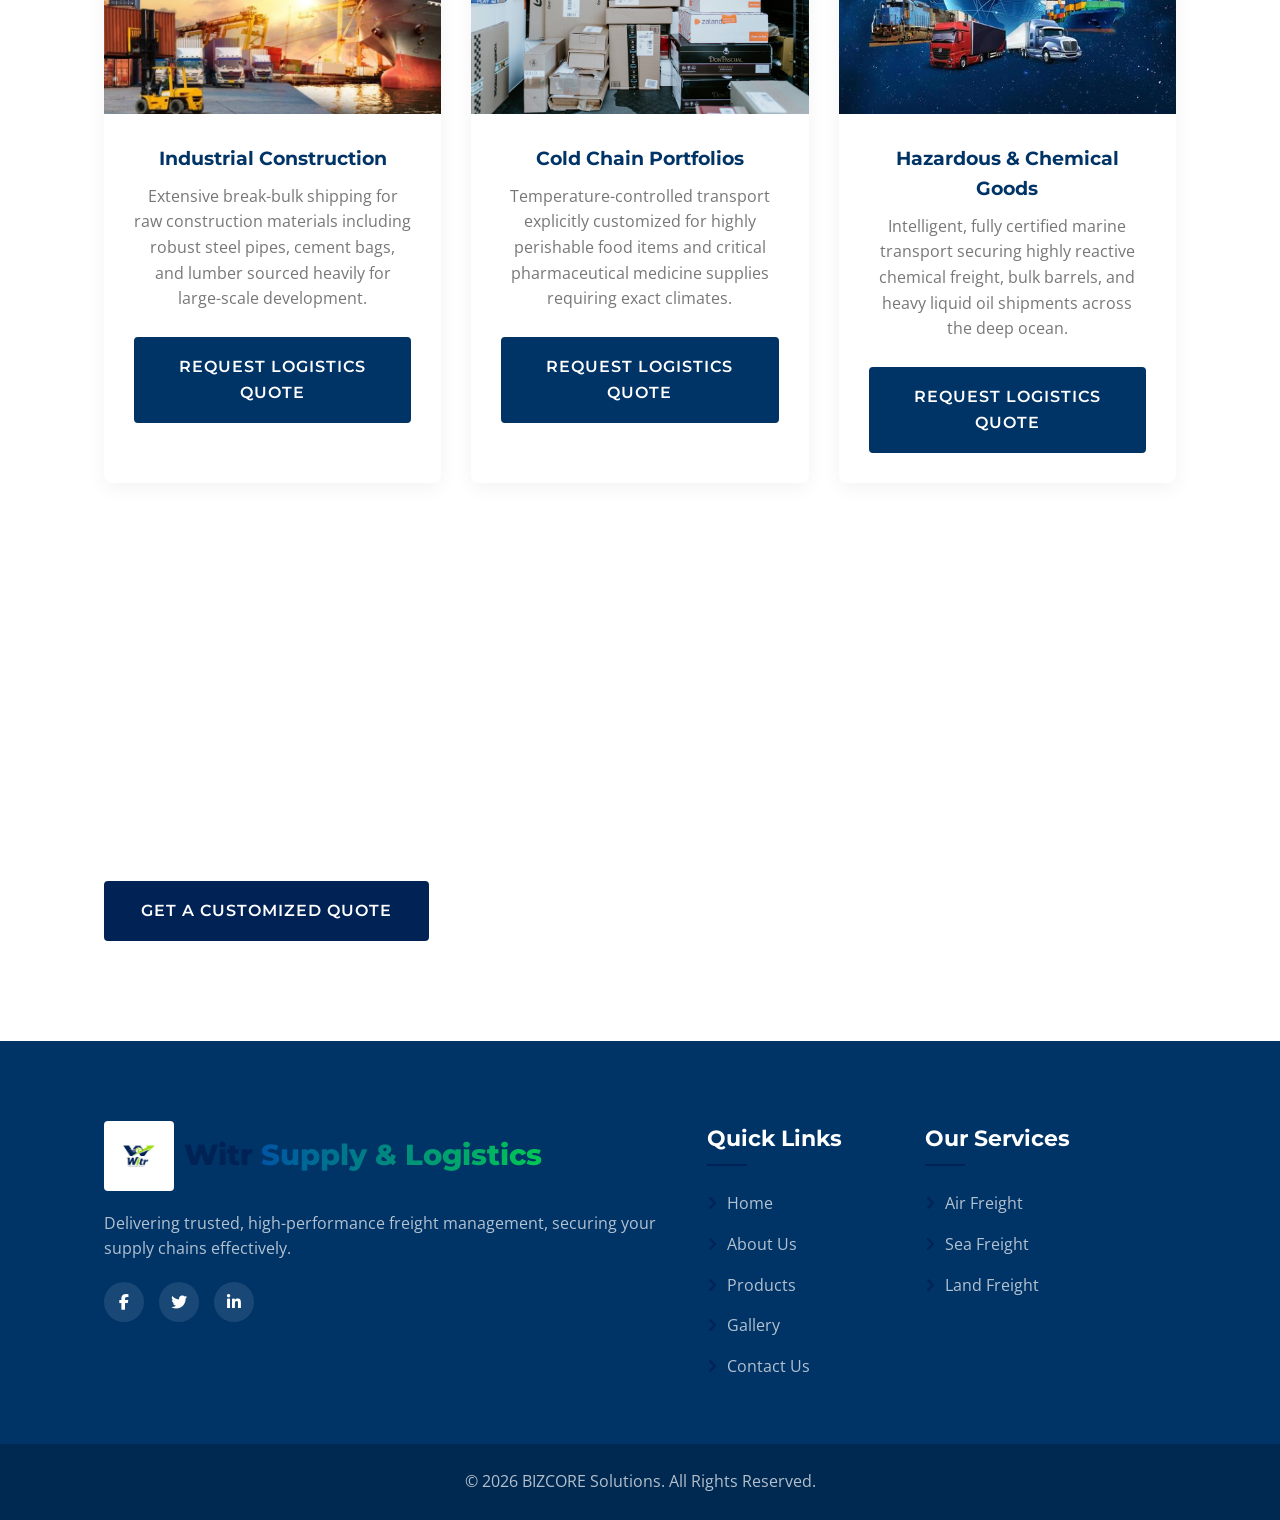
<file: products.html>
<!DOCTYPE html>
<html lang="en">

<head>
    <meta charset="UTF-8">
    <meta name="viewport" content="width=device-width, initial-scale=1.0">
    <title>Products | Witr Supply and Logistic Services Co.</title>
    <link rel="stylesheet" href="css/style.css">
    <link rel="stylesheet" href="https://cdnjs.cloudflare.com/ajax/libs/font-awesome/6.4.0/css/all.min.css">
    <link rel="icon" href="images/LOGO.jpeg" type="image/jpeg">
</head>

<body>

    <header class="header scrolled">
        <div class="container nav-wrapper">
            <a href="index.html" class="logo">
                <img src="images/LOGO.jpeg" alt="Witr Logo" class="brand-logo-icon">
                <span style="font-weight: 800; font-size: 1.8rem; display: flex; align-items: center; gap: 8px;">
                    Witr <span class="text-logo-mixed">Supply & Logistics</span>
                </span>
            </a>

            <nav class="nav-links">
                <a href="index.html">Home</a>
                <a href="about.html">About Us</a>
                <a href="services.html">Services</a>
                <a href="products.html" class="active">Products</a>
                <a href="gallery.html">Gallery</a>
                <a href="contact.html">Contact</a>
            </nav>

            <div class="mobile-menu-btn">
                <i class="fa-solid fa-bars"></i>
            </div>
        </div>
    </header>

    <section class="page-hero" class="products-hero-bg">
        <div class="container page-hero-content reveal">
            <h1>Our Products</h1>
            <p>Exporting high-value global commodities via superior logistics pipelines.</p>
        </div>
    </section>

    <section class="section">
        <div class="container">
            <div class="section-title reveal">
                <h2>Cargo & Trade Products</h2>
                <p>We specifically manage the secure global transport of diverse critical commercial products.</p>
            </div>

            <div class="grid-3">
                <!-- Product 1 -->
                <div class="product-card reveal">
                    <div class="product-img">
                        <img src="images/(FMCG)-image.webp" alt="Containerized Cargo">
                        <div class="overlay">
                            <i class="fa-solid fa-box"></i>
                        </div>
                    </div>
                    <div class="product-info">
                        <h3>Commercial Goods (FMCG)</h3>
                        <p>Standardized shipping of consumer electronics, daily retail staples, and fast-moving
                            commercial goods via 20ft & 40ft containers securely shipped worldwide.</p>
                        <br>
                        <a href="contact.html" class="btn btn-secondary" class="btn-small">Request Logistics Quote</a>
                    </div>
                </div>

                <!-- Product 2 -->
                <div class="product-card reveal delay-100">
                    <div class="product-img">
                        <img src="images/image-5.png" alt="Heavy Machinery Cargo">
                        <div class="overlay">
                            <i class="fa-solid fa-truck-monster"></i>
                        </div>
                    </div>
                    <div class="product-info">
                        <h3>Heavy Machinery</h3>
                        <p>Specialized Ro-Ro (Roll-on/Roll-off) handling for heavy construction equipment, industrial
                            machinery, and exported commercial vehicles directly from factories.</p>
                        <br>
                        <a href="contact.html" class="btn btn-secondary" class="btn-small">Request Logistics Quote</a>
                    </div>
                </div>

                <!-- Product 3 -->
                <div class="product-card reveal delay-200">
                    <div class="product-img">
                        <img src="images/image-3.webp" alt="Agriculture Cargo">
                        <div class="overlay">
                            <i class="fa-solid fa-wheat-awn"></i>
                        </div>
                    </div>
                    <div class="product-info">
                        <h3>Bulk Agricultural Exports</h3>
                        <p>We securely supply precisely sorted bulk agricultural commodities such as grain, coffee,
                            refined sugar, and local farm exports matching strict FDA standards.</p>
                        <br>
                        <a href="contact.html" class="btn btn-secondary" class="btn-small">Request Logistics Quote</a>
                    </div>
                </div>

                <!-- Product 4 -->
                <div class="product-card reveal">
                    <div class="product-img">
                        <img src="images/image-4.jpg" alt="Construction Materials">
                        <div class="overlay">
                            <i class="fa-solid fa-helmet-safety"></i>
                        </div>
                    </div>
                    <div class="product-info">
                        <h3>Industrial Construction</h3>
                        <p>Extensive break-bulk shipping for raw construction materials including robust steel pipes,
                            cement bags, and lumber sourced heavily for large-scale development.</p>
                        <br>
                        <a href="contact.html" class="btn btn-secondary" class="btn-small">Request Logistics Quote</a>
                    </div>
                </div>

                <!-- Product 5 -->
                <div class="product-card reveal delay-100">
                    <div class="product-img">
                        <img src="images/image-9.avif" alt="Cold Chain Pharma">
                        <div class="overlay">
                            <i class="fa-solid fa-snowflake"></i>
                        </div>
                    </div>
                    <div class="product-info">
                        <h3>Cold Chain Portfolios</h3>
                        <p>Temperature-controlled transport explicitly customized for highly perishable food items and
                            critical pharmaceutical medicine supplies requiring exact climates.</p>
                        <br>
                        <a href="contact.html" class="btn btn-secondary" class="btn-small">Request Logistics Quote</a>
                    </div>
                </div>

                <!-- Product 6 -->
                <div class="product-card reveal delay-200">
                    <div class="product-img">
                        <img src="images/image-2.jpg" alt="Oil and Gas Port">
                        <div class="overlay">
                            <i class="fa-solid fa-oil-well"></i>
                        </div>
                    </div>
                    <div class="product-info">
                        <h3>Hazardous & Chemical Goods</h3>
                        <p>Intelligent, fully certified marine transport securing highly reactive chemical freight, bulk
                            barrels, and heavy liquid oil shipments across the deep ocean.</p>
                        <br>
                        <a href="contact.html" class="btn btn-secondary" class="btn-small">Request Logistics Quote</a>
                    </div>
                </div>

            </div>
        </div>
    </section>

    <!-- Call to Action -->
    <section class="section" class="about-cta-section">
        <div class="container reveal">
            <h2 class="about-cta-title">Ready to Upgrade Your Supply Chain?</h2>
            <p class="about-cta-text">Get in touch with our expert logistics consultants to design a custom, highly
                optimized transport solution specifically tailored for your business volume.</p>
            <a href="contact.html" class="btn btn-primary" class="btn-large">Get a Customized Quote</a>
        </div>
    </section>

    <!-- Footer -->
    <footer class="footer">
        <div class="container footer-top">
            <div class="footer-col col-span-2">
                <a href="index.html" class="logo footer-logo">
                    <img src="images/LOGO.jpeg" alt="Witr Logo" class="brand-logo-icon">
                    <span style="font-weight: 800; font-size: 1.8rem; display: flex; align-items: center; gap: 8px;">
                        Witr <span class="text-logo-mixed">Supply & Logistics</span>
                    </span>
                </a>
                <p>Delivering trusted, high-performance freight management, securing your supply chains effectively.</p>
                <div class="social-links footer-social-box">
                    <a href="#"><i class="fa-brands fa-facebook-f"></i></a>
                    <a href="#"><i class="fa-brands fa-twitter"></i></a>
                    <a href="#"><i class="fa-brands fa-linkedin-in"></i></a>
                </div>
            </div>

            <div class="footer-col col-span-1">
                <h3>Quick Links</h3>
                <ul class="footer-links">
                    <li><a href="index.html">Home</a></li>
                    <li><a href="about.html">About Us</a></li>
                    <li><a href="products.html">Products</a></li>
                    <li><a href="gallery.html">Gallery</a></li>
                    <li><a href="contact.html">Contact Us</a></li>
                </ul>
            </div>

            <div class="footer-col col-span-1">
                <h3>Our Services</h3>
                <ul class="footer-links">
                    <li><a href="services.html">Air Freight</a></li>
                    <li><a href="services.html">Sea Freight</a></li>
                    <li><a href="services.html">Land Freight</a></li>
                </ul>
            </div>
        </div>
        <div class="footer-bottom">
            <div class="container footer-copy-box">
                <p>&copy; 2026 BIZCORE Solutions. All Rights Reserved.</p>
            </div>
        </div>
    </footer>

    <script src="js/script.js"></script>
</body>

</html>
</file>
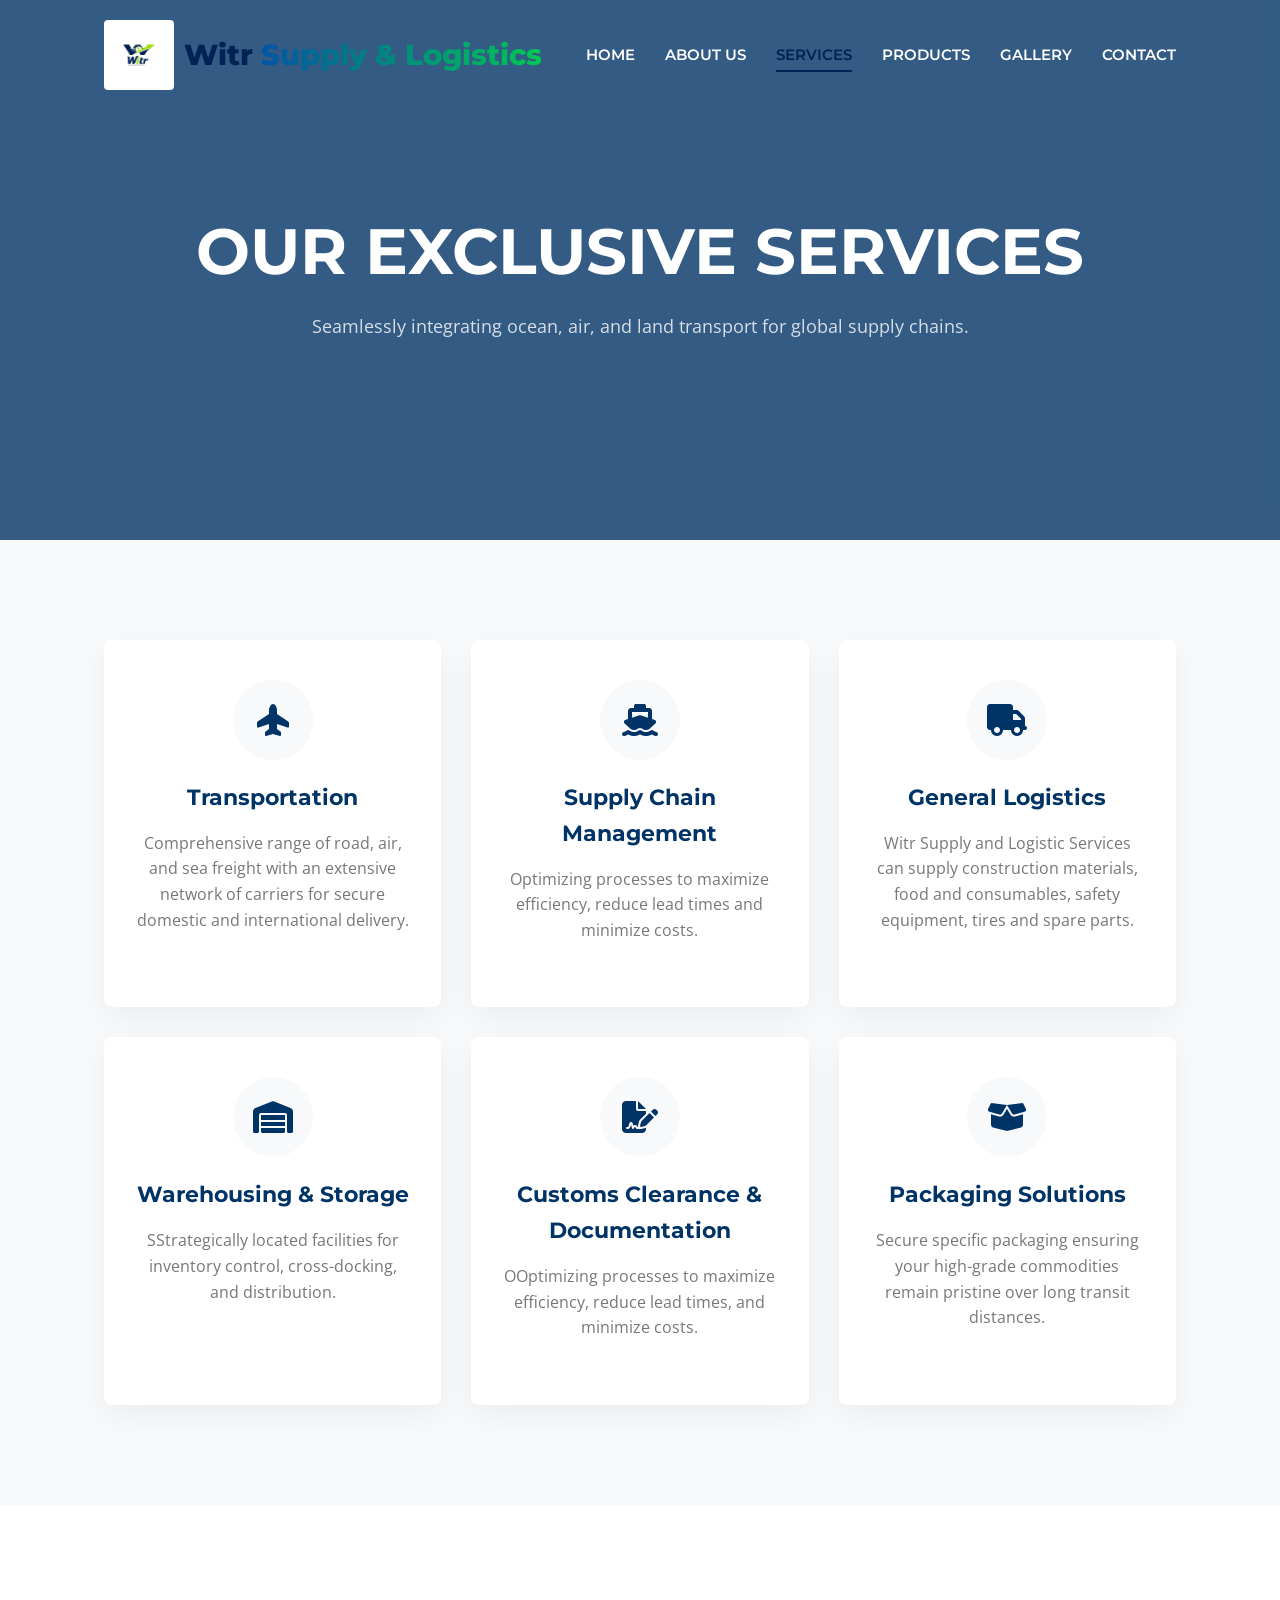
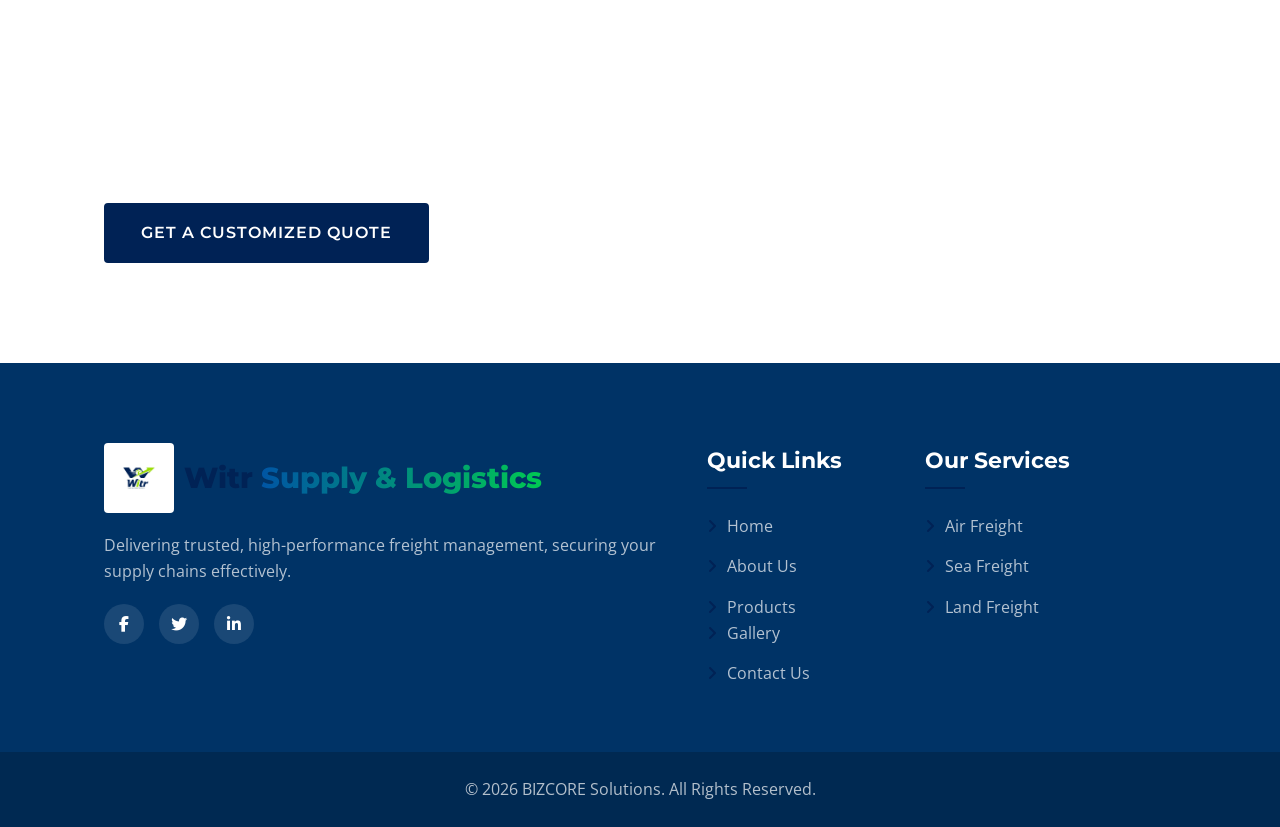
<file: services.html>
<!DOCTYPE html>
<html lang="en">

<head>
    <meta charset="UTF-8">
    <meta name="viewport" content="width=device-width, initial-scale=1.0">
    <title>Services | Witr Supply and Logistic Services Co.</title>
    <link rel="stylesheet" href="css/style.css">
    <link rel="stylesheet" href="https://cdnjs.cloudflare.com/ajax/libs/font-awesome/6.4.0/css/all.min.css">
    <link rel="icon" href="images/LOGO.jpeg" type="image/jpeg">
</head>

<body>

    <header class="header scrolled">
        <div class="container nav-wrapper">
            <a href="index.html" class="logo">
                <img src="images/LOGO.jpeg" alt="Witr Logo" class="brand-logo-icon">
                <span style="font-weight: 800; font-size: 1.8rem; display: flex; align-items: center; gap: 8px;">
                    Witr <span class="text-logo-mixed">Supply & Logistics</span>
                </span>
            </a>

            <nav class="nav-links">
                <a href="index.html">Home</a>
                <a href="about.html">About Us</a>
                <a href="services.html" class="active">Services</a>
                <a href="products.html">Products</a>
                <a href="gallery.html">Gallery</a>
                <a href="contact.html">Contact</a>
            </nav>

            <div class="mobile-menu-btn">
                <i class="fa-solid fa-bars"></i>
            </div>
        </div>
    </header>

    <section class="page-hero" class="services-hero-bg">
        <div class="container page-hero-content reveal">
            <h1>Our Exclusive Services</h1>
            <p>Seamlessly integrating ocean, air, and land transport for global supply chains.</p>
        </div>
    </section>

    <section class="section section-bg">
        <div class="container">
            <div class="grid-3">
                <div class="service-card reveal">
                    <div class="service-icon"><i class="fa-solid fa-plane-up"></i></div>
                    <h3>Transportation</h3>
                    <p>Comprehensive range of road,
                        air, and sea freight with an
                        extensive network of carriers
                        for secure domestic and
                        international delivery.</p>
                </div>

                <div class="service-card reveal delay-100">
                    <div class="service-icon"><i class="fa-solid fa-ship"></i></div>
                    <h3>Supply Chain Management</h3>
                    <p>Optimizing processes to maximize efficiency, reduce lead times
                        and minimize costs.</p>
                </div>

                <div class="service-card reveal delay-200">
                    <div class="service-icon"><i class="fa-solid fa-truck"></i></div>
                    <h3>General Logistics</h3>
                    <p>Witr Supply and Logistic Services can supply construction materials,
                        food and consumables, safety equipment, tires and spare parts.</p>
                </div>

                <div class="service-card reveal">
                    <div class="service-icon"><i class="fa-solid fa-warehouse"></i></div>
                    <h3>Warehousing & Storage</h3>
                    <p>SStrategically located facilities for
                        inventory control, cross-docking,
                        and distribution.</p>
                </div>

                <div class="service-card reveal delay-100">
                    <div class="service-icon"><i class="fa-solid fa-file-signature"></i></div>
                    <h3>Customs Clearance & Documentation</h3>
                    <p>OOptimizing processes to maximize efficiency, reduce lead times, and
                        minimize costs.</p>
                </div>

                <div class="service-card reveal delay-200">
                    <div class="service-icon"><i class="fa-solid fa-box-open"></i></div>
                    <h3>Packaging Solutions</h3>
                    <p>Secure specific packaging ensuring your high-grade commodities remain pristine over long transit
                        distances.</p>
                </div>
            </div>
        </div>
    </section>

    <!-- Services Call to Action -->
    <section class="section" class="about-cta-section">
        <div class="container reveal">
            <h2 class="about-cta-title">Ready to Upgrade Your Supply Chain?</h2>
            <p class="about-cta-text">Get in
                touch with our expert logistics consultants to design a custom, highly optimized transport solution
                specifically tailored for your business volume.</p>
            <a href="contact.html" class="btn btn-primary" class="btn-large">Get a
                Customized Quote</a>
        </div>
    </section>

    <!-- Footer -->
    <footer class="footer">
        <div class="container footer-top">
            <div class="footer-col col-span-2">
                <a href="index.html" class="logo footer-logo">
                    <img src="images/LOGO.jpeg" alt="Witr Logo" class="brand-logo-icon">
                    <span style="font-weight: 800; font-size: 1.8rem; display: flex; align-items: center; gap: 8px;">
                        Witr <span class="text-logo-mixed">Supply & Logistics</span>
                    </span>
                </a>
                <p>Delivering trusted, high-performance freight management, securing your supply chains effectively.</p>
                <div class="social-links footer-social-box">
                    <a href="#"><i class="fa-brands fa-facebook-f"></i></a>
                    <a href="#"><i class="fa-brands fa-twitter"></i></a>
                    <a href="#"><i class="fa-brands fa-linkedin-in"></i></a>
                </div>
            </div>

            <div class="footer-col col-span-1">
                <h3>Quick Links</h3>
                <ul class="footer-links">
                    <li><a href="index.html">Home</a></li>
                    <li><a href="about.html">About Us</a></li>
                    <li><a href="products.html">Products</a> <a href="gallery.html">Gallery</a></li>
                    <li><a href="contact.html">Contact Us</a></li>
                </ul>
            </div>

            <div class="footer-col col-span-1">
                <h3>Our Services</h3>
                <ul class="footer-links">
                    <li><a href="services.html">Air Freight</a></li>
                    <li><a href="services.html">Sea Freight</a></li>
                    <li><a href="services.html">Land Freight</a></li>
                </ul>
            </div>
        </div>
        <div class="footer-bottom">
            <div class="container footer-copy-box">
                <p>&copy; 2026 BIZCORE Solutions. All Rights Reserved.</p>
            </div>
        </div>
    </footer>

    <script src="js/script.js"></script>
</body>

</html>
</file>
<file: css/style.css>
@import url('https://fonts.googleapis.com/css2?family=Montserrat:wght@300;400;500;600;700;800&family=Open+Sans:wght@300;400;600&display=swap');

:root {
  --primary: #003366;
  /* Deep Corporate Blue */
  --secondary: #0055A4;
  /* Brighter Blue */
  --accent: #002255;
  /* Golden/Orange accent */
  --text-dark: #333333;
  --text-light: #777777;
  --bg-light: #F8F9FA;
  --bg-white: #FFFFFF;
  --transition: 0.3s ease-in-out;
}

* {
  margin: 0;
  padding: 0;
  box-sizing: border-box;
}

html {
  scroll-behavior: smooth;
}

body {
  font-family: 'Open Sans', sans-serif;
  color: var(--text-dark);
  background-color: var(--bg-white);
  line-height: 1.6;
  overflow-x: hidden;
}

h1,
h2,
h3,
h4,
h5,
h6 {
  font-family: 'Montserrat', sans-serif;
  font-weight: 700;
  color: var(--primary);
}

a {
  text-decoration: none;
  color: inherit;
  transition: var(--transition);
}

ul {
  list-style: none;
}

.container {
  max-width: 1200px;
  margin: 0 auto;
  padding: 0 5%;
}

.section {
  padding: 100px 0;
}

.section-bg {
  background-color: var(--bg-light);
}

.section-title {
  text-align: center;
  margin-bottom: 60px;
}

.section-title h2 {
  font-size: 2.5rem;
  margin-bottom: 15px;
  position: relative;
  display: inline-block;
  padding-bottom: 15px;
}

.section-title h2::after {
  content: '';
  position: absolute;
  bottom: 0;
  left: 50%;
  transform: translateX(-50%);
  width: 60px;
  height: 3px;
  background-color: var(--accent);
}

.section-title p {
  color: var(--text-light);
  max-width: 600px;
  margin: 0 auto;
}

/* Header */
.header {
  position: fixed;
  top: 0;
  left: 0;
  width: 100%;
  z-index: 1000;
  background: transparent;
  padding: 20px 0;
  transition: var(--transition);
}

.header.scrolled {
  background: var(--bg-white);
  box-shadow: 0 5px 20px rgba(0, 0, 0, 0.05);
  padding: 15px 0;
}

.header.scrolled .logo,
.header.scrolled .nav-links a,
.header.scrolled .mobile-menu-btn {
  color: var(--primary);
}

.nav-wrapper {
  display: flex;
  justify-content: space-between;
  align-items: center;
}

.logo {
  font-family: 'Montserrat', sans-serif;
  font-size: 1.8rem;
  font-weight: 800;
  color: #fff;
  display: flex;
  align-items: center;
  gap: 10px;
}

.logo span {
  color: var(--accent);
}

.nav-links {
  display: flex;
  gap: 30px;
}

.nav-links a {
  font-family: 'Montserrat', sans-serif;
  font-size: 0.95rem;
  font-weight: 600;
  color: #fff;
  text-transform: uppercase;
  position: relative;
}

.nav-links a::before {
  content: '';
  position: absolute;
  bottom: -5px;
  left: 0;
  width: 0%;
  height: 2px;
  background-color: var(--accent);
  transition: var(--transition);
}

.nav-links a:hover::before,
.nav-links a.active::before {
  width: 100%;
}

.nav-links a:hover,
.nav-links a.active {
  color: var(--accent) !important;
}

.mobile-menu-btn {
  display: none;
  color: #fff;
  font-size: 1.5rem;
  cursor: pointer;
}

/* Buttons */
.btn {
  display: inline-block;
  padding: 15px 35px;
  font-family: 'Montserrat', sans-serif;
  font-weight: 600;
  text-transform: uppercase;
  border-radius: 4px;
  cursor: pointer;
  transition: var(--transition);
  letter-spacing: 1px;
}

.btn-primary {
  background-color: var(--accent);
  color: #fff;
  border: 2px solid var(--accent);
}

.btn-primary:hover {
  background-color: transparent;
  color: var(--accent);
}

.btn-secondary {
  background-color: var(--primary);
  color: #fff;
  border: 2px solid var(--primary);
}

.btn-secondary:hover {
  background-color: var(--secondary);
  border-color: var(--secondary);
}

/* Hero Pages & Backgrounds */
.hero {
  height: 100vh;
  position: relative;
  display: flex;
  align-items: center;
  overflow: hidden;
}

.hero-slider {
  position: absolute;
  top: 0;
  left: 0;
  width: 100%;
  height: 100%;
  z-index: 0;
}

.hero-slide {
  position: absolute;
  top: 0;
  left: 0;
  width: 100%;
  height: 100%;
  background-size: cover;
  background-position: center;
  opacity: 0;
  transition: opacity 1.5s ease-in-out;
  transform: scale(1.05);
}

.hero-slide.active {
  opacity: 1;
  transform: scale(1);
  transition: opacity 1.5s ease-in-out, transform 10s ease-out;
}

.hero-slide::after {
  content: '';
  position: absolute;
  top: 0;
  left: 0;
  width: 100%;
  height: 100%;
  background: linear-gradient(to right, rgba(0, 51, 102, 0.9) 0%, rgba(0, 51, 102, 0.4) 100%);
}

.page-hero {
  height: 60vh;
  position: relative;
  display: flex;
  align-items: center;
  justify-content: center;
  background-size: cover;
  background-position: center;
  background-attachment: fixed;
}

.page-hero::after {
  content: '';
  position: absolute;
  top: 0;
  left: 0;
  width: 100%;
  height: 100%;
  background: rgba(0, 51, 102, 0.8);
}

.hero-content,
.page-hero-content {
  position: relative;
  z-index: 1;
  color: #fff;
}

.page-hero-content {
  text-align: center;
}

.hero-content h1 {
  color: #fff;
  font-size: clamp(3rem, 6vw, 4.5rem);
  line-height: 1.1;
  margin-bottom: 20px;
  text-transform: uppercase;
}

.page-hero-content h1 {
  color: #fff;
  font-size: clamp(2.5rem, 5vw, 4rem);
  text-transform: uppercase;
  margin-bottom: 10px;
}

.page-hero-content p {
  font-size: 1.1rem;
  color: rgba(255, 255, 255, 0.8);
}

.hero-content p {
  font-size: 1.2rem;
  max-width: 600px;
  margin-bottom: 30px;
  color: rgba(255, 255, 255, 0.9);
}

.hero-btns {
  display: flex;
  gap: 20px;
}

/* Services Grid */
.grid-3 {
  display: grid;
  grid-template-columns: repeat(auto-fit, minmax(320px, 1fr));
  gap: 30px;
}

.grid-4 {
  display: grid;
  grid-template-columns: repeat(auto-fit, minmax(250px, 1fr));
  gap: 30px;
}

.grid-2 {
  display: grid;
  grid-template-columns: repeat(auto-fit, minmax(400px, 1fr));
  gap: 40px;
}

.service-card {
  background: var(--bg-white);
  padding: 40px 30px;
  box-shadow: 0 10px 30px rgba(0, 0, 0, 0.05);
  border-radius: 8px;
  transition: var(--transition);
  text-align: center;
  border-bottom: 4px solid transparent;
  position: relative;
  overflow: hidden;
}

.service-card:hover {
  transform: translateY(-10px);
  border-bottom: 4px solid var(--accent);
  box-shadow: 0 15px 40px rgba(0, 0, 0, 0.1);
}

.service-icon {
  width: 80px;
  height: 80px;
  margin: 0 auto 20px;
  background: var(--bg-light);
  border-radius: 50%;
  display: flex;
  align-items: center;
  justify-content: center;
  font-size: 2rem;
  color: var(--primary);
  transition: var(--transition);
}

.service-card:hover .service-icon {
  background: var(--primary);
  color: #fff;
}

.service-card h3 {
  margin-bottom: 15px;
  font-size: 1.4rem;
}

.service-card p {
  color: var(--text-light);
  margin-bottom: 20px;
}

/* About Section */
.about-flex {
  display: flex;
  align-items: center;
  gap: 60px;
}

.about-img {
  flex: 1;
  position: relative;
}

.about-img img {
  width: 100%;
  border-radius: 8px;
  box-shadow: 0 20px 40px rgba(0, 0, 0, 0.15);
}

.about-img::before {
  content: '';
  position: absolute;
  top: -20px;
  left: -20px;
  width: 100px;
  height: 100px;
  background-color: var(--accent);
  z-index: -1;
  border-radius: 8px;
}

.about-img::after {
  content: '';
  position: absolute;
  bottom: -20px;
  right: -20px;
  width: 150px;
  height: 150px;
  background-image: radial-gradient(var(--primary) 2px, transparent 2px);
  background-size: 15px 15px;
  z-index: -1;
}

.about-text {
  flex: 1;
}

.about-text h4 {
  color: var(--accent);
  text-transform: uppercase;
  letter-spacing: 2px;
  margin-bottom: 15px;
}

.about-text h2 {
  font-size: 2.2rem;
  margin-bottom: 25px;
}

.about-text p {
  color: var(--text-light);
  margin-bottom: 20px;
}

.about-features {
  display: flex;
  flex-direction: column;
  gap: 15px;
  margin-bottom: 30px;
}

.about-features li {
  display: flex;
  align-items: center;
  gap: 15px;
  font-weight: 600;
  color: var(--primary);
}

.about-features i {
  color: var(--accent);
  font-size: 1.2rem;
}

/* Products Cards */
.product-card {
  background: var(--bg-white);
  border-radius: 8px;
  overflow: hidden;
  box-shadow: 0 5px 20px rgba(0, 0, 0, 0.05);
  transition: var(--transition);
}

.product-card:hover {
  box-shadow: 0 15px 40px rgba(0, 0, 0, 0.1);
}

.product-img {
  height: 250px;
  overflow: hidden;
  position: relative;
}

.product-img img {
  width: 100%;
  height: 100%;
  object-fit: cover;
  transition: 0.5s ease;
}

.product-card:hover .product-img img {
  transform: scale(1.1);
}

.product-img .overlay {
  position: absolute;
  top: 0;
  left: 0;
  width: 100%;
  height: 100%;
  background: rgba(0, 51, 102, 0.4);
  display: flex;
  align-items: center;
  justify-content: center;
  opacity: 0;
  transition: var(--transition);
}

.product-card:hover .product-img .overlay {
  opacity: 1;
}

.product-img .overlay i {
  color: #fff;
  font-size: 2rem;
  background: var(--accent);
  width: 60px;
  height: 60px;
  border-radius: 50%;
  display: flex;
  align-items: center;
  justify-content: center;
  transform: translateY(20px);
  transition: var(--transition);
}

.product-card:hover .product-img .overlay i {
  transform: translateY(0);
}

.product-info {
  padding: 30px;
  text-align: center;
}

.product-info h3 {
  margin-bottom: 10px;
}

.product-info p {
  color: var(--text-light);
}

/* Contact Info */
.contact-container {
  display: flex;
  gap: 50px;
}

.contact-info,
.contact-form-container {
  flex: 1;
}

.info-box {
  display: flex;
  align-items: flex-start;
  gap: 20px;
  margin-bottom: 40px;
}

.info-icon {
  width: 60px;
  height: 60px;
  background: var(--bg-light);
  color: var(--primary);
  border-radius: 50%;
  display: flex;
  align-items: center;
  justify-content: center;
  font-size: 1.5rem;
}

.info-box h4 {
  margin-bottom: 5px;
  font-size: 1.2rem;
}

.info-box p {
  color: var(--text-light);
}

.contact-form-container {
  background: var(--bg-white);
  padding: 40px;
  box-shadow: 0 10px 40px rgba(0, 0, 0, 0.08);
  border-radius: 8px;
}

.form-group {
  margin-bottom: 20px;
}

.form-control {
  width: 100%;
  padding: 15px 20px;
  border: 1px solid #ddd;
  border-radius: 4px;
  font-family: inherit;
  font-size: 1rem;
  transition: var(--transition);
}

.form-control:focus {
  outline: none;
  border-color: var(--primary);
}

textarea.form-control {
  height: 150px;
  resize: vertical;
}

/* Footer */
.footer {
  background-color: var(--primary);
  color: #fff;
  padding: 80px 0 0;
}

.footer-top {
  display: grid;
  grid-template-columns: 2fr 1fr 1fr 1.5fr;
  gap: 50px;
  margin-bottom: 50px;
}

.footer-col h3 {
  color: #fff;
  margin-bottom: 25px;
  font-size: 1.4rem;
  position: relative;
  padding-bottom: 10px;
}

.footer-col h3::after {
  content: '';
  position: absolute;
  bottom: 0;
  left: 0;
  width: 40px;
  height: 2px;
  background: var(--accent);
}

.footer-col p {
  color: rgba(255, 255, 255, 0.7);
  margin-bottom: 20px;
}

.social-links {
  display: flex;
  gap: 15px;
}

.social-links a {
  width: 40px;
  height: 40px;
  background: rgba(255, 255, 255, 0.1);
  display: flex;
  align-items: center;
  justify-content: center;
  border-radius: 50%;
  color: #fff;
}

.social-links a:hover {
  background: var(--accent);
}

.footer-links li {
  margin-bottom: 15px;
}

.footer-links a {
  color: rgba(255, 255, 255, 0.7);
  display: flex;
  align-items: center;
  gap: 10px;
}

.footer-links a::before {
  content: '\f105';
  font-family: 'FontAwesome';
  color: var(--accent);
}

.footer-links a:hover {
  color: var(--accent);
  padding-left: 5px;
}

.contact-list li {
  display: flex;
  align-items: flex-start;
  gap: 15px;
  margin-bottom: 20px;
  color: rgba(255, 255, 255, 0.7);
}

.contact-list i {
  color: var(--accent);
  font-size: 1.2rem;
  margin-top: 5px;
}

.footer-bottom {
  background: rgba(0, 0, 0, 0.2);
  padding: 25px 0;
  text-align: center;
  color: rgba(255, 255, 255, 0.7);
}

/* -----------------------------
   GLOBAL UTILITY CLASSES (Replaces Inline Styles)
   ----------------------------- */
.text-accent {
  color: var(--accent) !important;
}

.text-primary {
  color: var(--primary) !important;
}

.text-white {
  color: #fff !important;
}

.text-uppercase {
  text-transform: uppercase !important;
}

.font-bold {
  font-weight: 700 !important;
}

.font-extrabold {
  font-weight: 800 !important;
}

.font-sm {
  font-size: 0.9rem !important;
}

.font-lg {
  font-size: 1.2rem !important;
}

.font-xl {
  font-size: 2.4rem !important;
}

.font-xxl {
  font-size: 3.5rem !important;
}

.mb-1 {
  margin-bottom: 10px !important;
}

.mb-2 {
  margin-bottom: 20px !important;
}

.mb-3 {
  margin-bottom: 30px !important;
}

.mt-1 {
  margin-top: 10px !important;
}

.mt-2 {
  margin-top: 20px !important;
}

.mt-3 {
  margin-top: 30px !important;
}

.mt-6 {
  margin-top: 60px !important;
}

.p-0 {
  padding: 0 !important;
}

.pt-0 {
  padding-top: 0 !important;
}

.pb-2 {
  padding-bottom: 40px !important;
}

.text-center {
  text-align: center !important;
}

.w-100 {
  width: 100% !important;
}

.col-span-2 {
  grid-column: span 2;
}

.col-span-1 {
  grid-column: span 1;
}

.grid-2-form {
  display: grid;
  grid-template-columns: 1fr 1fr;
  gap: 20px;
}

.form-textarea-lg {
  height: 120px !important;
}

.btn-submit {
  width: 100%;
  font-size: 1.1rem;
  padding: 18px;
  font-weight: 800;
  letter-spacing: 1px;
}

.delay-50 {
  transition-delay: 50ms;
}

.delay-100 {
  transition-delay: 100ms;
}

.delay-150 {
  transition-delay: 150ms;
}

.delay-200 {
  transition-delay: 200ms;
}

.delay-300 {
  transition-delay: 300ms;
}

.read-more-link {
  color: var(--accent);
  font-weight: 600;
  text-transform: uppercase;
  font-size: 0.9rem;
}

/* Footer Link Customization */
.footer-logo {
  margin-bottom: 20px;
  color: #fff;
}

.footer-social-box {
  margin-top: 20px;
}

.footer-copy-box {
  text-align: center;
}

/* -----------------------------
   EXTRACTED INLINE CLASSES 
   ----------------------------- */
.cta-band {
  background: linear-gradient(rgba(0, 51, 102, 0.9), rgba(0, 51, 102, 0.9)), url('https://images.unsplash.com/photo-1559297434-fae8a1916a79?q=80&w=2070&auto=format&fit=crop');
  background-position: center;
  background-size: cover;
  text-align: center;
  padding: 120px 0;
}

.cta-band h2 {
  font-size: 2.5rem;
  margin-bottom: 20px;
  color: #fff;
}

.cta-band p {
  font-size: 1.1rem;
  max-width: 600px;
  margin: 0 auto 30px;
  color: rgba(255, 255, 255, 0.8);
}

.stats-band {
  background: var(--primary);
  color: #fff;
  padding: 60px 0;
}

.stats-flex {
  display: flex;
  justify-content: space-around;
  flex-wrap: wrap;
  text-align: center;
  gap: 30px;
}

.floating-cards {
  margin-top: -120px;
  position: relative;
  z-index: 10;
}

/* Image Gallery Grid */
.gallery-grid {
  display: grid;
  grid-template-columns: repeat(auto-fill, minmax(300px, 1fr));
  gap: 20px;
  padding: 20px 0;
}

.gallery-item {
  width: 100%;
  height: 250px;
  object-fit: cover;
  border-radius: 8px;
  box-shadow: 0 4px 15px rgba(0, 0, 0, 0.1);
  transition: transform 0.3s ease, box-shadow 0.3s ease;
  cursor: pointer;
}

.gallery-item:hover {
  transform: translateY(-5px) scale(1.03);
  box-shadow: 0 12px 30px rgba(0, 0, 0, 0.2);
  z-index: 10;
}

/* Animations Target */
.reveal {
  opacity: 0;
  transform: translateY(30px);
  transition: 0.8s all ease;
}

.reveal.active {
  opacity: 1;
  transform: translateY(0);
}

/* Responsive */
@media (max-width: 991px) {

  .about-flex,
  .contact-container {
    flex-direction: column;
  }

  .footer-top {
    grid-template-columns: 1fr 1fr;
  }
}

@media (max-width: 768px) {
  .nav-wrapper {
    position: relative;
    justify-content: space-between;
    align-items: center;
  }

  .logo {
    display: flex !important;
    flex-direction: row !important;
    justify-content: flex-start;
    align-items: center;
    text-align: left;
    gap: 12px;
    margin: 0;
  }

  .logo > span {
    display: flex !important;
    flex-direction: column !important;
    align-items: flex-start !important;
    gap: 0 !important;
    font-size: 1.4rem !important;
    line-height: 1 !important;
  }
  
  .logo .text-logo-mixed {
    font-size: 0.65rem !important;
    font-weight: 700;
    letter-spacing: 1.5px;
    margin-top: 4px;
    text-transform: uppercase;
  }

  .brand-logo-icon {
    height: 50px !important;
    width: 50px !important;
    object-fit: cover;
    border-radius: 10px;
    box-shadow: 0 4px 12px rgba(255, 255, 255, 0.1);
  }

  .nav-links {
    position: fixed;
    top: 0;
    left: -100%;
    width: 250px;
    height: 100vh;
    background: var(--primary);
    flex-direction: column;
    padding: 80px 30px;
    transition: var(--transition);
    box-shadow: 2px 0 10px rgba(0, 0, 0, 0.2);
  }

  .nav-links.nav-active {
    left: 0;
  }

  .mobile-menu-btn {
    display: block;
    z-index: 1001;
    position: relative;
    right: 0;
    top: auto;
    transform: none;
  }

  .header.scrolled .mobile-menu-btn.active {
    color: #fff;
  }

  .footer-top {
    grid-template-columns: 1fr;
  }

  .hero-content {
    text-align: center;
  }

  .hero-btns {
    justify-content: center;
  }
}

/* =========================================
   ABOUT PAGE SPECIFIC EXTRACTED STYLES
   ========================================= */
.about-hero-text {
  max-width: 800px;
  margin: 0 auto;
  line-height: 1.8;
}

.about-features-list {
  margin-top: 25px;
}

.about-img-group {
  display: flex;
  flex-direction: column;
  gap: 20px;
}

.about-strategic-img {
  border-radius: 8px;
  box-shadow: 0 10px 30px rgba(0, 0, 0, 0.1);
}

.mission-vision-box {
  background: var(--bg-white);
  padding: 40px;
  border-radius: 8px;
  box-shadow: 0 10px 40px rgba(0, 0, 0, 0.05);
  flex: 1.2;
}

.mission-vision-title {
  color: var(--primary);
  font-size: 1.8rem;
  margin-bottom: 20px;
  display: flex;
  align-items: center;
  gap: 15px;
  border-bottom: 2px solid var(--bg-light);
  padding-bottom: 15px;
}

.mission-vision-icon {
  color: var(--accent);
  font-size: 1.8rem;
}

.checklist {
  list-style: none;
  padding-left: 5px;
}

.checklist-item {
  margin-bottom: 15px;
  display: flex;
  align-items: flex-start;
  gap: 15px;
}

.checklist-icon {
  color: var(--accent);
  font-size: 1.2rem;
  margin-top: 4px;
}

.checklist-text {
  font-size: 1.05rem;
  color: var(--text-light);
  line-height: 1.5;
}

.business-service-card {
  padding: 30px 20px;
}

.business-service-icon {
  width: 60px;
  height: 60px;
  font-size: 1.5rem;
}

.business-service-title {
  font-size: 1.2rem;
}

.business-service-desc {
  font-size: 0.95rem;
}

.about-cta-section {
  background-position: center;
  background-size: cover;
  text-align: center;
  padding: 120px 0;
}

.about-cta-title {
  font-size: 2.5rem;
  margin-bottom: 20px;
  color: #fff;
}

.about-cta-text {
  font-size: 1.1rem;
  max-width: 600px;
  margin: 0 auto 30px;
  color: rgba(255, 255, 255, 0.8);
}

.btn-large {
  padding: 15px 40px;
  font-size: 1.1rem;
}

/* =========================================
   EXTRACTED FROM REMAINING PAGES
   ========================================= */
/* Hero Backgrounds */
/* Index Page Stats */
.stats-counter {
  font-size: 3.5rem;
  color: var(--accent);
  margin-bottom: 5px;
}

.stats-label {
  text-transform: uppercase;
  letter-spacing: 2px;
  font-weight: 500;
  font-size: 0.9rem;
}

/* Contact Page Styles */
.hero-title-lg {
  font-size: 3.5rem;
}

.contact-info-card {
  padding: 40px 30px;
  box-shadow: 0 15px 40px rgba(0, 0, 0, 0.1);
  border-radius: 10px;
}

.contact-icon-box {
  width: 70px;
  height: 70px;
  font-size: 1.8rem;
  background: rgba(0, 51, 102, 0.05);
  color: var(--accent);
}

.contact-icon-box-alt {
  width: 70px;
  height: 70px;
  font-size: 1.8rem;
  background: rgba(252, 163, 17, 0.1);
  color: var(--accent);
}

.contact-card-title {
  font-size: 1.3rem;
}

.contact-card-text {
  font-size: 0.95rem;
  line-height: 1.6;
}

.fw-600-light {
  color: var(--text-light);
  font-weight: 600;
}

.contact-form-section {
  padding: 80px 0 120px;
}

.contact-map-wrapper {
  flex: 1;
  border-radius: 12px;
  overflow: hidden;
  box-shadow: 0 20px 50px rgba(0, 0, 0, 0.15);
  height: 100%;
}

.contact-map-iframe {
  border: 0;
  margin-bottom: -5px;
}

.contact-form-container-alt {
  background: var(--bg-white);
  padding: 50px;
  border-radius: 12px;
  box-shadow: 0 15px 50px rgba(0, 0, 0, 0.05);
  flex: 1.2;
}

.contact-subtitle {
  color: var(--accent);
  margin-bottom: 10px;
  text-transform: uppercase;
  letter-spacing: 2px;
  font-size: 0.95rem;
  font-weight: 700;
}

.contact-title {
  font-size: 2.4rem;
  margin-bottom: 30px;
  color: var(--primary);
  line-height: 1.2;
}

.btn-whatsapp {
  width: 100%;
  margin-top: 15px;
  text-align: center;
  display: flex;
  justify-content: center;
  align-items: center;
  gap: 10px;
  background: #25D366;
  border: 1px solid #25D366;
  color: #fff;
  font-weight: 600;
  padding: 18px;
  border-radius: 4px;
  transition: 0.3s;
  font-family: 'Montserrat', sans-serif;
  text-transform: uppercase;
  letter-spacing: 1px;
}

.btn-whatsapp:hover {
  background: #1ebc59;
}

.whatsapp-icon-lg {
  font-size: 1.5rem;
}

.ml-1 {
  margin-left: 10px;
}

/* Product Page Styles */
.btn-small {
  font-size: 0.8rem;
  padding: 10px 20px;
}
/* Brand Logo Styling */
.brand-logo-icon {
  height: 70px; /* Increased height significantly */
  width: auto;
  max-width: 250px;
  object-fit: contain;
  border-radius: 4px;
}

/* Make sure footer logo aligns well */
.footer-logo {
  display: flex;
  align-items: center;
  gap: 10px;
  font-family: 'Montserrat', sans-serif;
  font-size: 1.8rem;
  font-weight: 800;
}

/* Logo Text - Green and Blue Mix */
.text-logo-mixed {
  background: linear-gradient(90deg, #0055A4 0%, #00C853 100%); /* Blue to Bright Green gradient */
  -webkit-background-clip: text;
  -webkit-text-fill-color: transparent;
  background-clip: text;
  color: #00A896; /* Solid Blue/Green (Teal) Fallback */
}

/* =========================================
   ATTRACTIVE CONTACT BUTTONS
   ========================================= */
.attractive-buttons-wrapper {
  display: flex;
  flex-direction: column;
  gap: 20px;
  margin-top: 25px;
}

.super-btn {
  width: 100%;
  font-size: 1.15rem;
  padding: 20px;
  font-weight: 800;
  letter-spacing: 1.5px;
  border-radius: 12px; /* Soft rounding */
  text-transform: uppercase;
  display: flex;
  align-items: center;
  justify-content: center;
  gap: 15px; /* Spacing between icon and text */
  transition: all 0.4s cubic-bezier(0.175, 0.885, 0.32, 1.275);
  border: none;
  cursor: pointer;
  position: relative;
  overflow: hidden;
  z-index: 1;
  text-decoration: none;
}

/* Stylish Gmail Button: Vibrant Red/Pink Gradient */
.super-btn-gmail {
  background: linear-gradient(135deg, #FF416C 0%, #FF4B2B 100%);
  color: #fff !important;
  box-shadow: 0 10px 30px rgba(255, 65, 108, 0.35);
}

.super-btn-gmail:hover {
  transform: translateY(-5px) scale(1.02);
  box-shadow: 0 15px 40px rgba(255, 65, 108, 0.55);
}

/* Stylish WhatsApp Button: Vibrant Green Gradient */
.super-btn-whatsapp {
  background: linear-gradient(135deg, #11998E 0%, #38EF7D 100%);
  color: #fff !important;
  box-shadow: 0 10px 30px rgba(56, 239, 125, 0.35);
}

.super-btn-whatsapp:hover {
  transform: translateY(-5px) scale(1.02);
  box-shadow: 0 15px 40px rgba(56, 239, 125, 0.55);
}

/* Shiny Reflection Effect on Hover */
.super-btn::before {
  content: '';
  position: absolute;
  top: 0; left: -150%;
  width: 100%; height: 100%;
  background: linear-gradient(to right, rgba(255,255,255,0) 0%, rgba(255,255,255,0.4) 50%, rgba(255,255,255,0) 100%);
  transform: skewX(-25deg);
  transition: 0.7s ease-in-out;
  z-index: -1;
}

.super-btn:hover::before {
  left: 150%;
}
</file>
